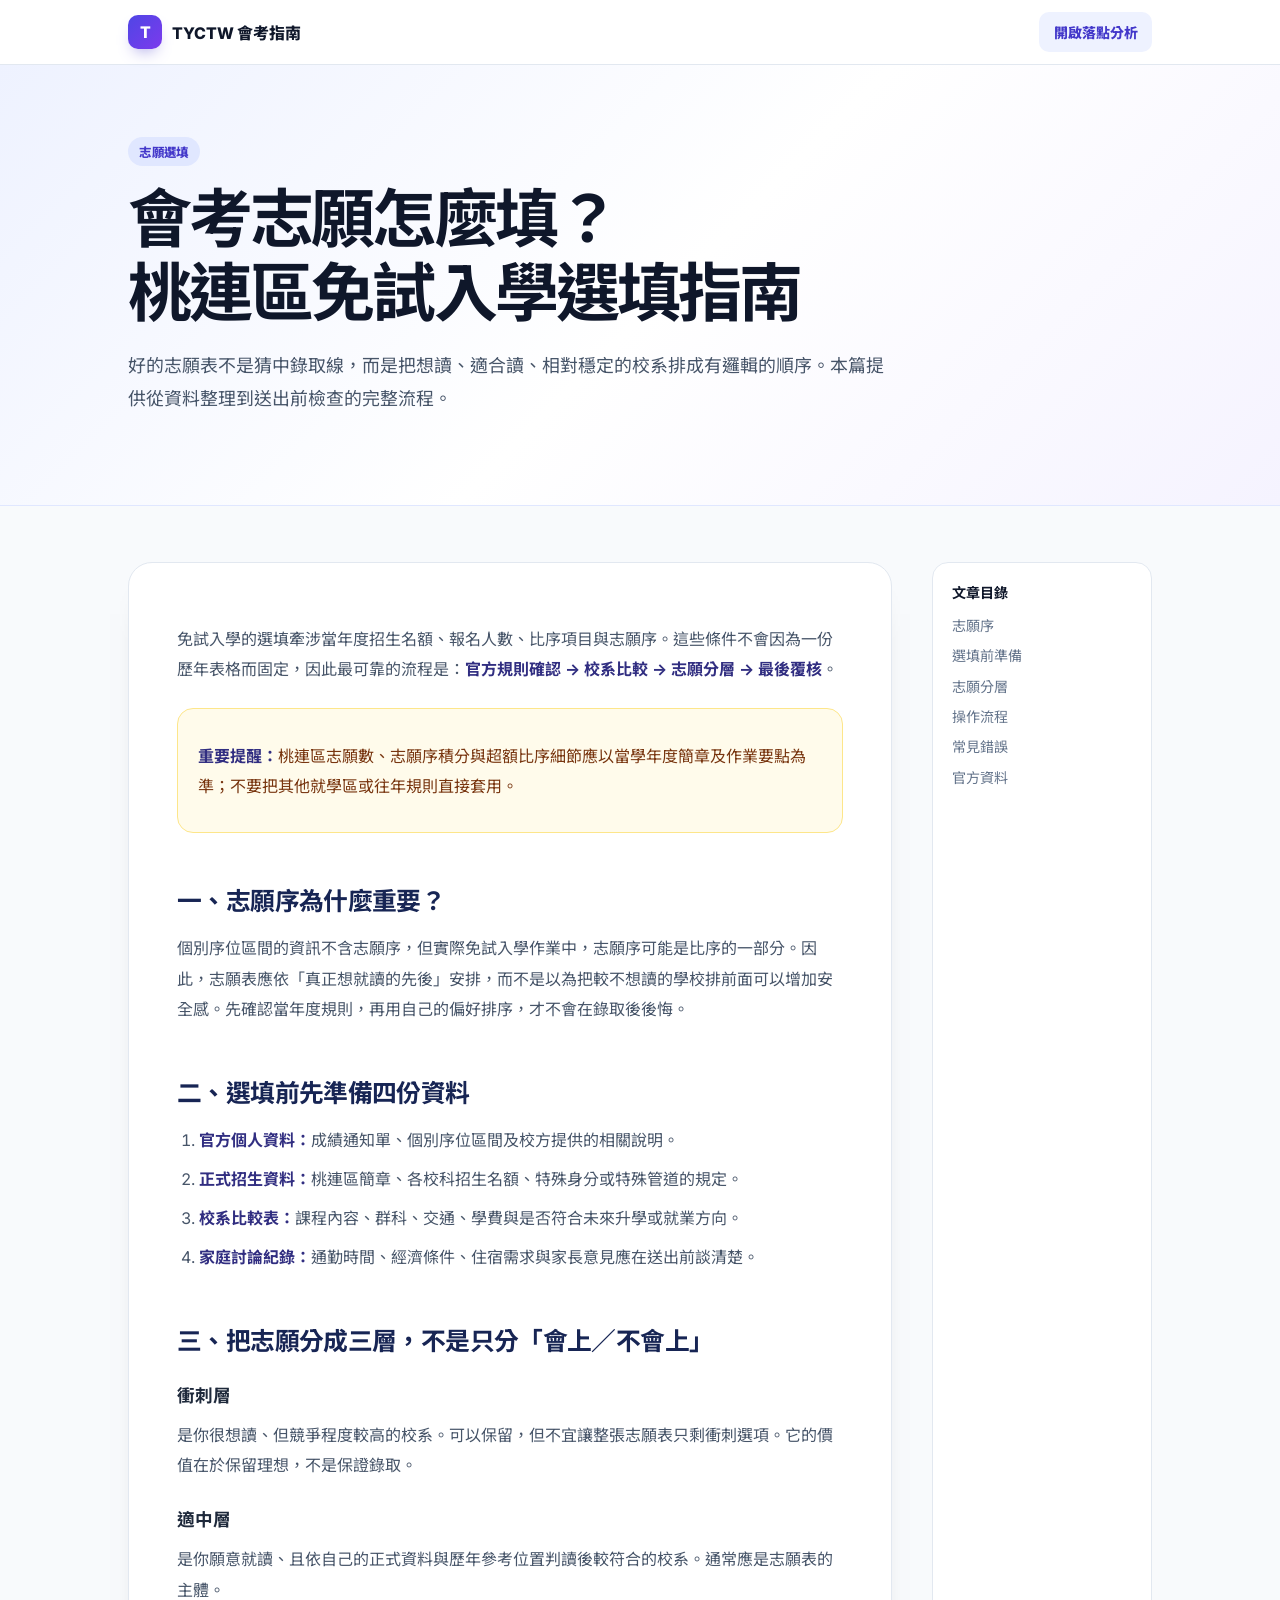
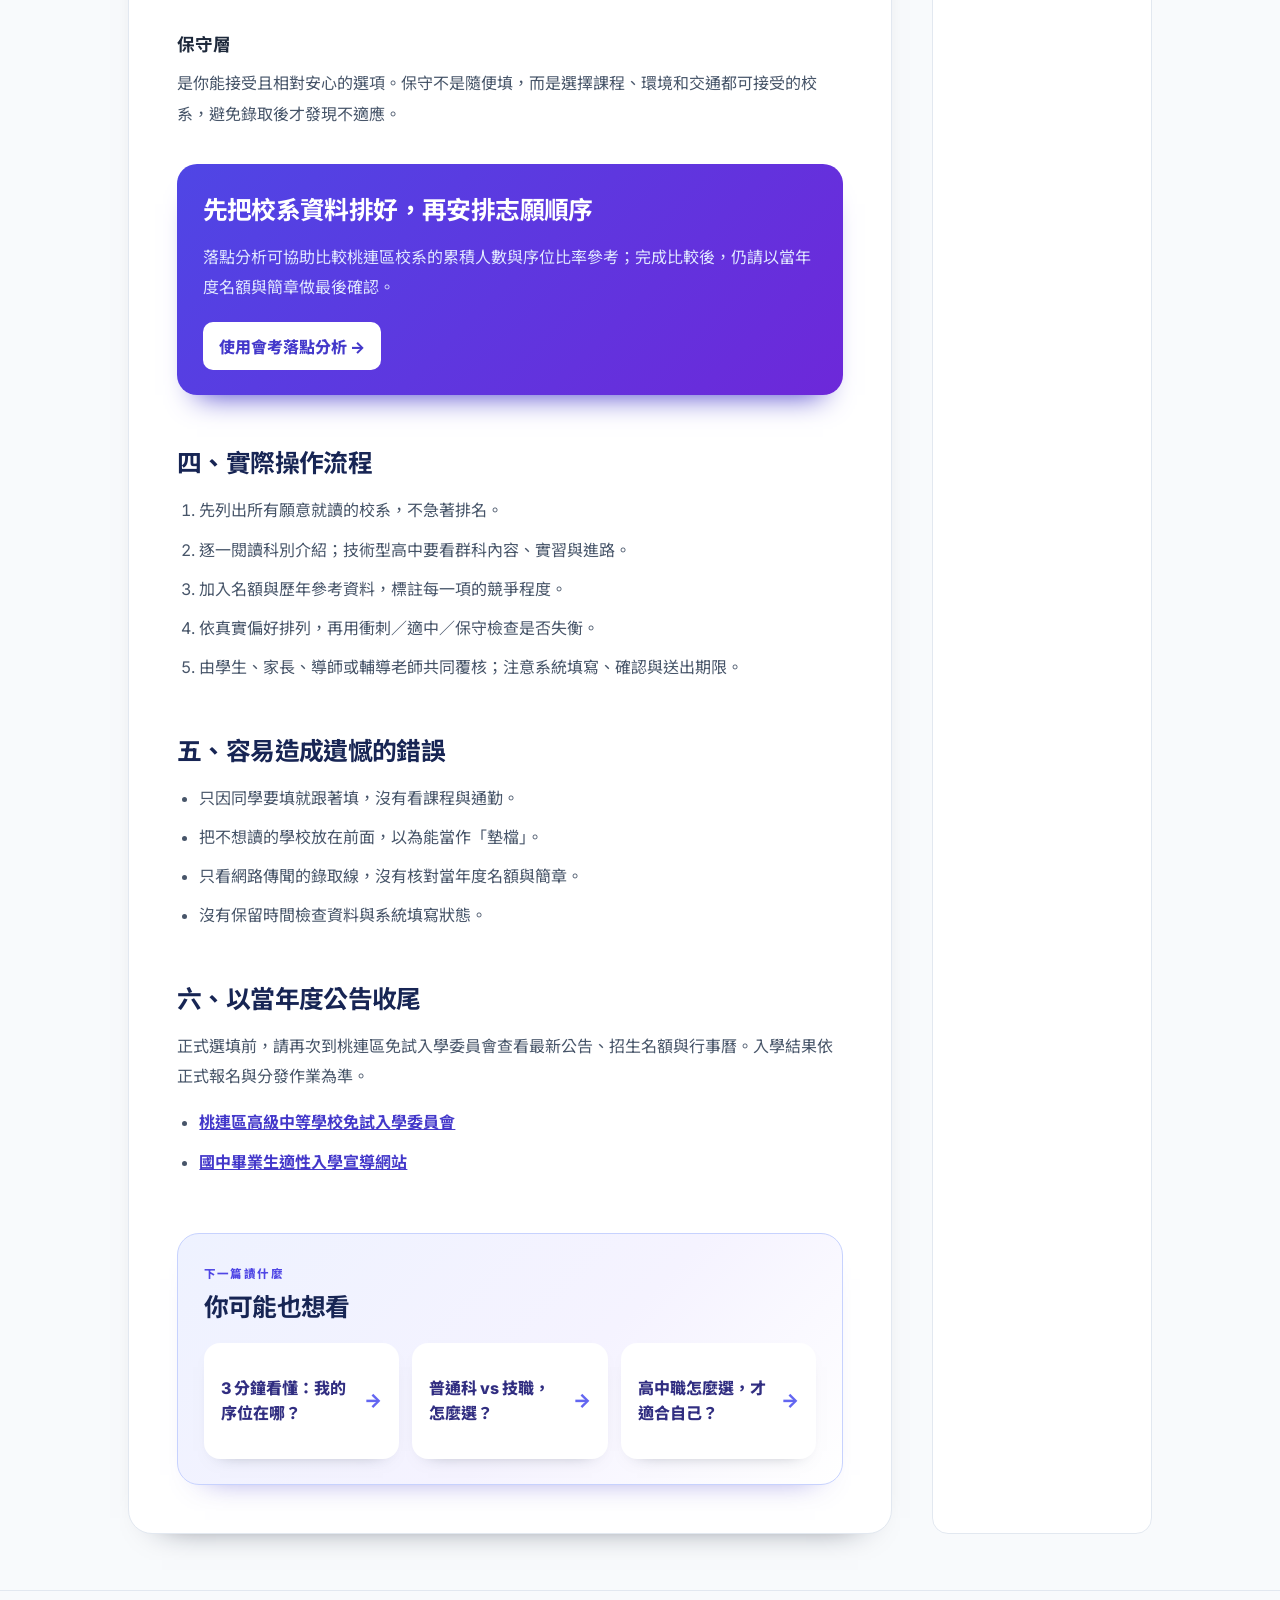
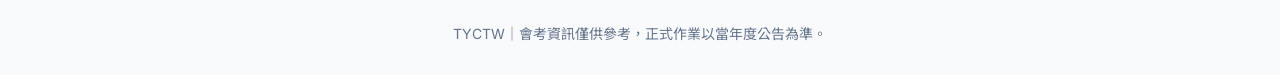
<file: admission-preference-guide.html>
<!doctype html>
<html lang="zh-TW">
<head>
<meta charset="utf-8">
<meta name="viewport" content="width=device-width,initial-scale=1">
<meta name="description" content="桃連區會考志願怎麼填？完整說明志願序、免試入學比序、志願分層與選填前檢核方法。">
<meta name="robots" content="index,follow">
<title>會考志願怎麼填？桃連區免試入學選填指南｜TYCTW</title>
<link rel="stylesheet" href="article-styles.css">
<link rel="preconnect" href="https://fonts.googleapis.com">
<link href="https://fonts.googleapis.com/css2?family=Inter:wght@400;600;700;800&family=Noto+Sans+TC:wght@400;500;700;800&display=swap" rel="stylesheet">
</head>
<body>
<header class="topbar">
<div class="topbar-inner">
<a class="brand" href="index.html">
<span class="brand-mark">T</span>TYCTW 會考指南</a>
<a class="tool-link" href="index.html">開啟落點分析</a>
</div>
</header>
<section class="hero">
<div class="page-width">
<span class="eyebrow">志願選填</span>
<h1>會考志願怎麼填？<br>桃連區免試入學選填指南</h1>
<p class="lead">好的志願表不是猜中錄取線，而是把想讀、適合讀、相對穩定的校系排成有邏輯的順序。本篇提供從資料整理到送出前檢查的完整流程。</p>
</div>
</section>
<main class="page-width layout">
<article class="article">
<p>免試入學的選填牽涉當年度招生名額、報名人數、比序項目與志願序。這些條件不會因為一份歷年表格而固定，因此最可靠的流程是：<strong>官方規則確認 → 校系比較 → 志願分層 → 最後覆核</strong>。</p>
<div class="note">
<p>
<strong>重要提醒：</strong>桃連區志願數、志願序積分與超額比序細節應以當學年度簡章及作業要點為準；不要把其他就學區或往年規則直接套用。</p>
</div>
<h2 id="sequence">一、志願序為什麼重要？</h2>
<p>個別序位區間的資訊不含志願序，但實際免試入學作業中，志願序可能是比序的一部分。因此，志願表應依「真正想就讀的先後」安排，而不是以為把較不想讀的學校排前面可以增加安全感。先確認當年度規則，再用自己的偏好排序，才不會在錄取後後悔。</p>
<h2 id="prepare">二、選填前先準備四份資料</h2>
<ol>
<li>
<strong>官方個人資料：</strong>成績通知單、個別序位區間及校方提供的相關說明。</li>
<li>
<strong>正式招生資料：</strong>桃連區簡章、各校科招生名額、特殊身分或特殊管道的規定。</li>
<li>
<strong>校系比較表：</strong>課程內容、群科、交通、學費與是否符合未來升學或就業方向。</li>
<li>
<strong>家庭討論紀錄：</strong>通勤時間、經濟條件、住宿需求與家長意見應在送出前談清楚。</li>
</ol>
<h2 id="layers">三、把志願分成三層，不是只分「會上／不會上」</h2>
<h3>衝刺層</h3>
<p>是你很想讀、但競爭程度較高的校系。可以保留，但不宜讓整張志願表只剩衝刺選項。它的價值在於保留理想，不是保證錄取。</p>
<h3>適中層</h3>
<p>是你願意就讀、且依自己的正式資料與歷年參考位置判讀後較符合的校系。通常應是志願表的主體。</p>
<h3>保守層</h3>
<p>是你能接受且相對安心的選項。保守不是隨便填，而是選擇課程、環境和交通都可接受的校系，避免錄取後才發現不適應。</p>
<section class="cta">
<h2>先把校系資料排好，再安排志願順序</h2>
<p>落點分析可協助比較桃連區校系的累積人數與序位比率參考；完成比較後，仍請以當年度名額與簡章做最後確認。</p>
<a href="index.html">使用會考落點分析 →</a>
</section>
<h2 id="workflow">四、實際操作流程</h2>
<ol>
<li>先列出所有願意就讀的校系，不急著排名。</li>
<li>逐一閱讀科別介紹；技術型高中要看群科內容、實習與進路。</li>
<li>加入名額與歷年參考資料，標註每一項的競爭程度。</li>
<li>依真實偏好排列，再用衝刺／適中／保守檢查是否失衡。</li>
<li>由學生、家長、導師或輔導老師共同覆核；注意系統填寫、確認與送出期限。</li>
</ol>
<h2 id="errors">五、容易造成遺憾的錯誤</h2>
<ul>
<li>只因同學要填就跟著填，沒有看課程與通勤。</li>
<li>把不想讀的學校放在前面，以為能當作「墊檔」。</li>
<li>只看網路傳聞的錄取線，沒有核對當年度名額與簡章。</li>
<li>沒有保留時間檢查資料與系統填寫狀態。</li>
</ul>
<h2 id="official">六、以當年度公告收尾</h2>
<p>正式選填前，請再次到桃連區免試入學委員會查看最新公告、招生名額與行事曆。入學結果依正式報名與分發作業為準。</p>
<ul class="official">
<li>
<a href="https://tyc.entry.edu.tw/" target="_blank" rel="noopener">桃連區高級中等學校免試入學委員會</a>
</li>
<li>
<a href="https://shs.k12ea.gov.tw/site/adapt-k12ea" target="_blank" rel="noopener">國中畢業生適性入學宣導網站</a>
</li>
</ul>
<section class="related-reading" aria-labelledby="related-title">
<h2 id="related-title">你可能也想看</h2>
<div class="related-links">
<a href="exam-rank-guide.html">3 分鐘看懂：我的序位在哪？</a>
<a href="general-vocational-guide.html">普通科 vs 技職，怎麼選？</a>
<a href="school-comparison-guide.html">高中職怎麼選，才適合自己？</a>
</div>
</section>
</article>
<aside class="toc">
<b>文章目錄</b>
<a href="#sequence">志願序</a>
<a href="#prepare">選填前準備</a>
<a href="#layers">志願分層</a>
<a href="#workflow">操作流程</a>
<a href="#errors">常見錯誤</a>
<a href="#official">官方資料</a>
</aside>
</main>
<footer class="footer">TYCTW｜會考資訊僅供參考，正式作業以當年度公告為準。</footer>
</body>
</html>
</file>
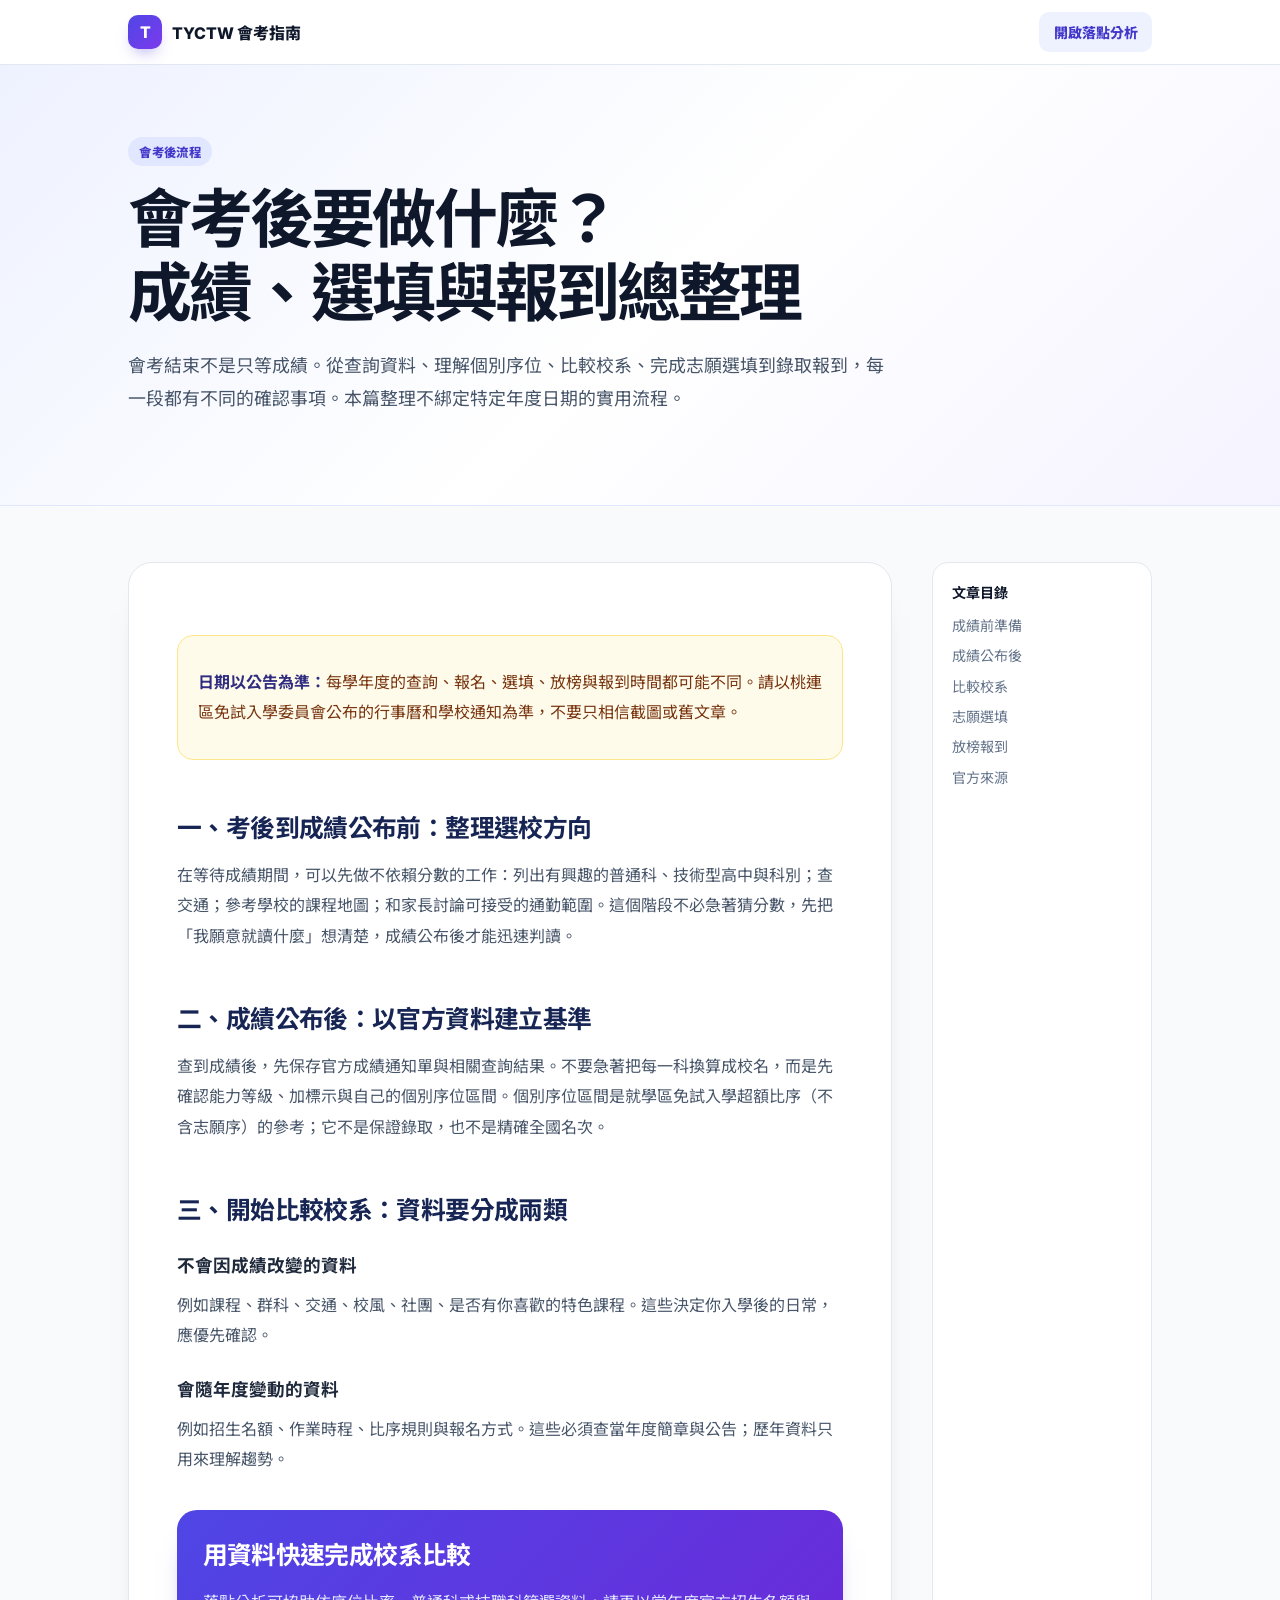
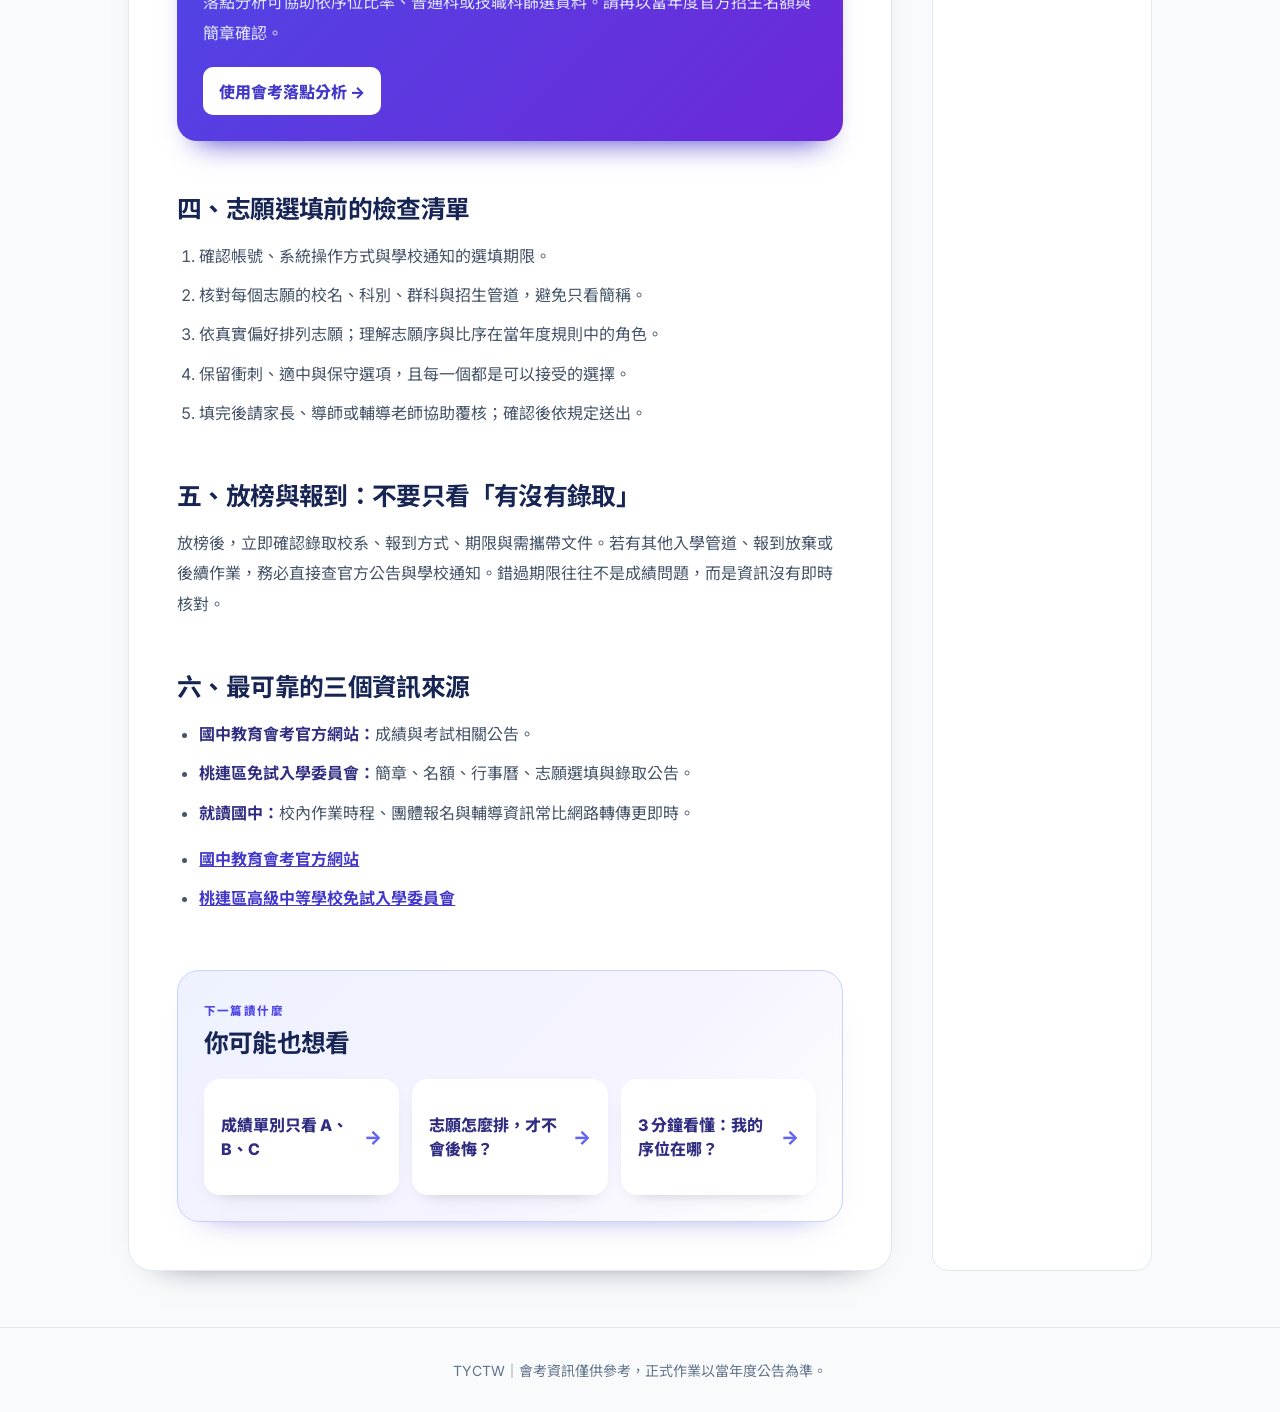
<file: admission-timeline-guide.html>
<!doctype html>
<html lang="zh-TW">
<head>
<meta charset="utf-8">
<meta name="viewport" content="width=device-width,initial-scale=1">
<meta name="description" content="會考後有哪些重要流程？認識成績、序位查詢、免試入學、志願選填與報到的準備重點。">
<meta name="robots" content="index,follow">
<title>會考後流程總整理：成績、選填、免試入學與報到｜TYCTW</title>
<link rel="stylesheet" href="article-styles.css">
<link rel="preconnect" href="https://fonts.googleapis.com">
<link href="https://fonts.googleapis.com/css2?family=Inter:wght@400;600;700;800&family=Noto+Sans+TC:wght@400;500;700;800&display=swap" rel="stylesheet">
</head>
<body>
<header class="topbar">
<div class="topbar-inner">
<a class="brand" href="index.html">
<span class="brand-mark">T</span>TYCTW 會考指南</a>
<a class="tool-link" href="index.html">開啟落點分析</a>
</div>
</header>
<section class="hero">
<div class="page-width">
<span class="eyebrow">會考後流程</span>
<h1>會考後要做什麼？<br>成績、選填與報到總整理</h1>
<p class="lead">會考結束不是只等成績。從查詢資料、理解個別序位、比較校系、完成志願選填到錄取報到，每一段都有不同的確認事項。本篇整理不綁定特定年度日期的實用流程。</p>
</div>
</section>
<main class="page-width layout">
<article class="article">
<div class="note">
<p>
<strong>日期以公告為準：</strong>每學年度的查詢、報名、選填、放榜與報到時間都可能不同。請以桃連區免試入學委員會公布的行事曆和學校通知為準，不要只相信截圖或舊文章。</p>
</div>
<h2 id="after">一、考後到成績公布前：整理選校方向</h2>
<p>在等待成績期間，可以先做不依賴分數的工作：列出有興趣的普通科、技術型高中與科別；查交通；參考學校的課程地圖；和家長討論可接受的通勤範圍。這個階段不必急著猜分數，先把「我願意就讀什麼」想清楚，成績公布後才能迅速判讀。</p>
<h2 id="score">二、成績公布後：以官方資料建立基準</h2>
<p>查到成績後，先保存官方成績通知單與相關查詢結果。不要急著把每一科換算成校名，而是先確認能力等級、加標示與自己的個別序位區間。個別序位區間是就學區免試入學超額比序（不含志願序）的參考；它不是保證錄取，也不是精確全國名次。</p>
<h2 id="compare">三、開始比較校系：資料要分成兩類</h2>
<h3>不會因成績改變的資料</h3>
<p>例如課程、群科、交通、校風、社團、是否有你喜歡的特色課程。這些決定你入學後的日常，應優先確認。</p>
<h3>會隨年度變動的資料</h3>
<p>例如招生名額、作業時程、比序規則與報名方式。這些必須查當年度簡章與公告；歷年資料只用來理解趨勢。</p>
<section class="cta">
<h2>用資料快速完成校系比較</h2>
<p>落點分析可協助依序位比率、普通科或技職科篩選資料。請再以當年度官方招生名額與簡章確認。</p>
<a href="index.html">使用會考落點分析 →</a>
</section>
<h2 id="fill">四、志願選填前的檢查清單</h2>
<ol>
<li>確認帳號、系統操作方式與學校通知的選填期限。</li>
<li>核對每個志願的校名、科別、群科與招生管道，避免只看簡稱。</li>
<li>依真實偏好排列志願；理解志願序與比序在當年度規則中的角色。</li>
<li>保留衝刺、適中與保守選項，且每一個都是可以接受的選擇。</li>
<li>填完後請家長、導師或輔導老師協助覆核；確認後依規定送出。</li>
</ol>
<h2 id="result">五、放榜與報到：不要只看「有沒有錄取」</h2>
<p>放榜後，立即確認錄取校系、報到方式、期限與需攜帶文件。若有其他入學管道、報到放棄或後續作業，務必直接查官方公告與學校通知。錯過期限往往不是成績問題，而是資訊沒有即時核對。</p>
<h2 id="official">六、最可靠的三個資訊來源</h2>
<ul>
<li>
<strong>國中教育會考官方網站：</strong>成績與考試相關公告。</li>
<li>
<strong>桃連區免試入學委員會：</strong>簡章、名額、行事曆、志願選填與錄取公告。</li>
<li>
<strong>就讀國中：</strong>校內作業時程、團體報名與輔導資訊常比網路轉傳更即時。</li>
</ul>
<ul class="official">
<li>
<a href="https://cap.rcpet.edu.tw/" target="_blank" rel="noopener">國中教育會考官方網站</a>
</li>
<li>
<a href="https://tyc.entry.edu.tw/" target="_blank" rel="noopener">桃連區高級中等學校免試入學委員會</a>
</li>
</ul>
<section class="related-reading" aria-labelledby="related-title">
<h2 id="related-title">你可能也想看</h2>
<div class="related-links">
<a href="exam-score-guide.html">成績單別只看 A、B、C</a>
<a href="admission-preference-guide.html">志願怎麼排，才不會後悔？</a>
<a href="exam-rank-guide.html">3 分鐘看懂：我的序位在哪？</a>
</div>
</section>
</article>
<aside class="toc">
<b>文章目錄</b>
<a href="#after">成績前準備</a>
<a href="#score">成績公布後</a>
<a href="#compare">比較校系</a>
<a href="#fill">志願選填</a>
<a href="#result">放榜報到</a>
<a href="#official">官方來源</a>
</aside>
</main>
<footer class="footer">TYCTW｜會考資訊僅供參考，正式作業以當年度公告為準。</footer>
</body>
</html>
</file>
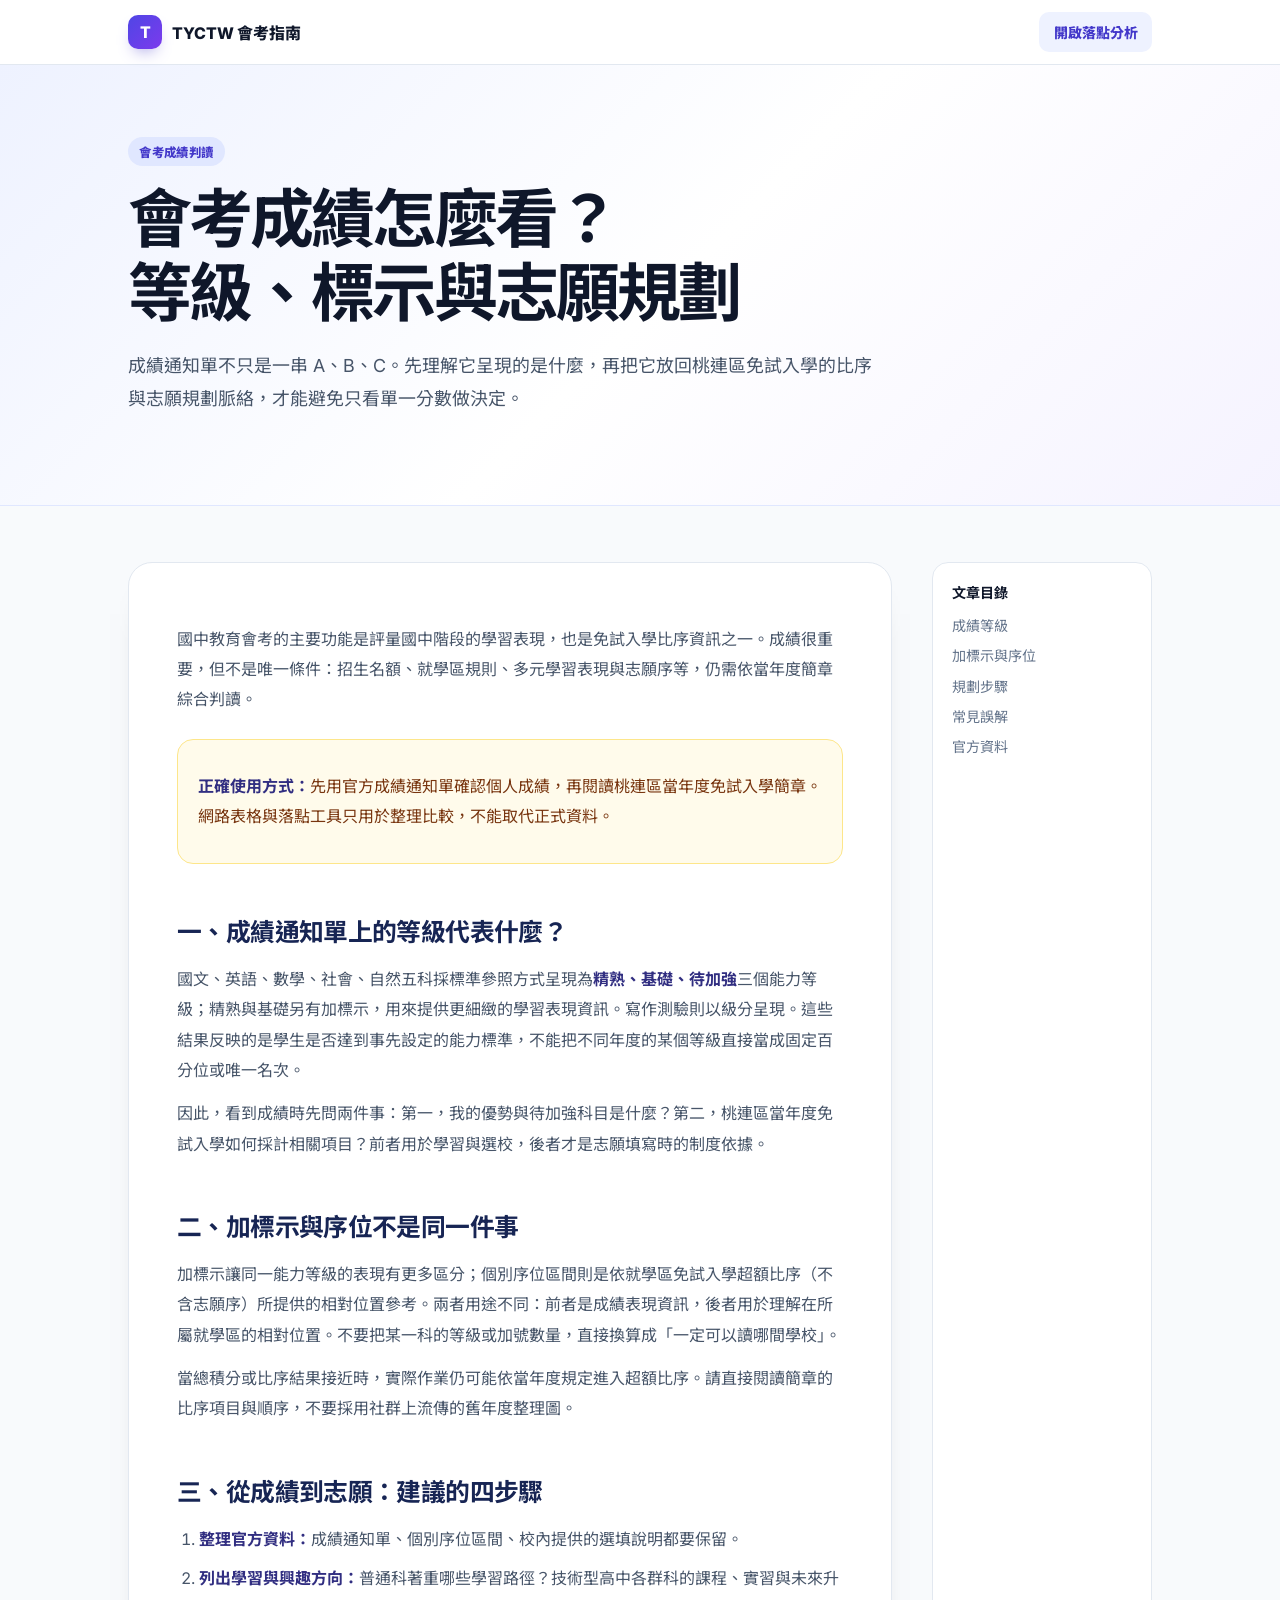
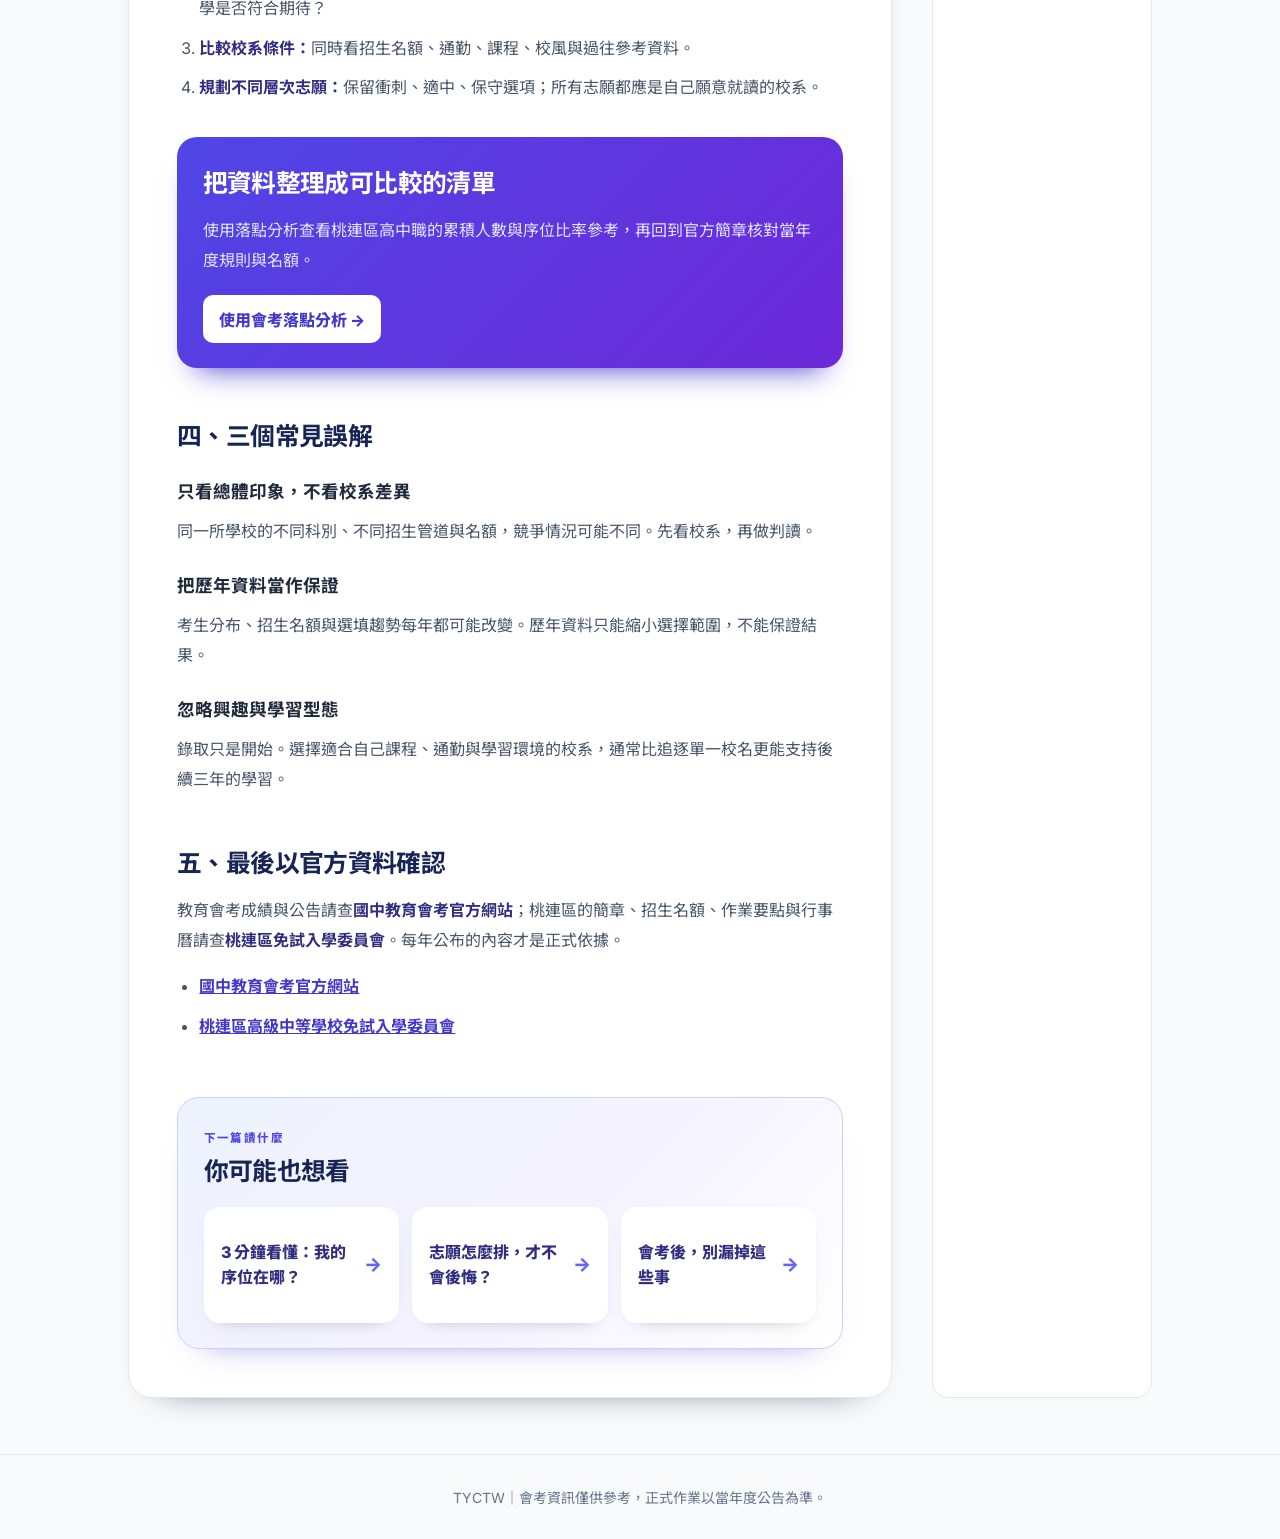
<file: exam-score-guide.html>
<!doctype html>
<html lang="zh-TW">
<head>
<meta charset="utf-8">
<meta name="viewport" content="width=device-width,initial-scale=1">
<meta name="description" content="國中教育會考成績怎麼看？認識等級、標示、寫作測驗，以及如何把成績轉成高中職志願規劃。">
<meta name="robots" content="index,follow">
<title>會考成績怎麼看？等級、標示與志願規劃｜TYCTW</title>
<link rel="stylesheet" href="article-styles.css">
<link rel="preconnect" href="https://fonts.googleapis.com">
<link href="https://fonts.googleapis.com/css2?family=Inter:wght@400;600;700;800&family=Noto+Sans+TC:wght@400;500;700;800&display=swap" rel="stylesheet">
</head>
<body>
<header class="topbar">
<div class="topbar-inner">
<a class="brand" href="index.html">
<span class="brand-mark">T</span>TYCTW 會考指南</a>
<a class="tool-link" href="index.html">開啟落點分析</a>
</div>
</header>
<section class="hero">
<div class="page-width">
<span class="eyebrow">會考成績判讀</span>
<h1>會考成績怎麼看？<br>等級、標示與志願規劃</h1>
<p class="lead">成績通知單不只是一串 A、B、C。先理解它呈現的是什麼，再把它放回桃連區免試入學的比序與志願規劃脈絡，才能避免只看單一分數做決定。</p>
</div>
</section>
<main class="page-width layout">
<article class="article">
<p>國中教育會考的主要功能是評量國中階段的學習表現，也是免試入學比序資訊之一。成績很重要，但不是唯一條件：招生名額、就學區規則、多元學習表現與志願序等，仍需依當年度簡章綜合判讀。</p>
<div class="note">
<p>
<strong>正確使用方式：</strong>先用官方成績通知單確認個人成績，再閱讀桃連區當年度免試入學簡章。網路表格與落點工具只用於整理比較，不能取代正式資料。</p>
</div>
<h2 id="levels">一、成績通知單上的等級代表什麼？</h2>
<p>國文、英語、數學、社會、自然五科採標準參照方式呈現為<strong>精熟、基礎、待加強</strong>三個能力等級；精熟與基礎另有加標示，用來提供更細緻的學習表現資訊。寫作測驗則以級分呈現。這些結果反映的是學生是否達到事先設定的能力標準，不能把不同年度的某個等級直接當成固定百分位或唯一名次。</p>
<p>因此，看到成績時先問兩件事：第一，我的優勢與待加強科目是什麼？第二，桃連區當年度免試入學如何採計相關項目？前者用於學習與選校，後者才是志願填寫時的制度依據。</p>
<h2 id="marks">二、加標示與序位不是同一件事</h2>
<p>加標示讓同一能力等級的表現有更多區分；個別序位區間則是依就學區免試入學超額比序（不含志願序）所提供的相對位置參考。兩者用途不同：前者是成績表現資訊，後者用於理解在所屬就學區的相對位置。不要把某一科的等級或加號數量，直接換算成「一定可以讀哪間學校」。</p>
<p>當總積分或比序結果接近時，實際作業仍可能依當年度規定進入超額比序。請直接閱讀簡章的比序項目與順序，不要採用社群上流傳的舊年度整理圖。</p>
<h2 id="plan">三、從成績到志願：建議的四步驟</h2>
<ol>
<li>
<strong>整理官方資料：</strong>成績通知單、個別序位區間、校內提供的選填說明都要保留。</li>
<li>
<strong>列出學習與興趣方向：</strong>普通科著重哪些學習路徑？技術型高中各群科的課程、實習與未來升學是否符合期待？</li>
<li>
<strong>比較校系條件：</strong>同時看招生名額、通勤、課程、校風與過往參考資料。</li>
<li>
<strong>規劃不同層次志願：</strong>保留衝刺、適中、保守選項；所有志願都應是自己願意就讀的校系。</li>
</ol>
<section class="cta">
<h2>把資料整理成可比較的清單</h2>
<p>使用落點分析查看桃連區高中職的累積人數與序位比率參考，再回到官方簡章核對當年度規則與名額。</p>
<a href="index.html">使用會考落點分析 →</a>
</section>
<h2 id="mistakes">四、三個常見誤解</h2>
<h3>只看總體印象，不看校系差異</h3>
<p>同一所學校的不同科別、不同招生管道與名額，競爭情況可能不同。先看校系，再做判讀。</p>
<h3>把歷年資料當作保證</h3>
<p>考生分布、招生名額與選填趨勢每年都可能改變。歷年資料只能縮小選擇範圍，不能保證結果。</p>
<h3>忽略興趣與學習型態</h3>
<p>錄取只是開始。選擇適合自己課程、通勤與學習環境的校系，通常比追逐單一校名更能支持後續三年的學習。</p>
<h2 id="official">五、最後以官方資料確認</h2>
<p>教育會考成績與公告請查<strong>國中教育會考官方網站</strong>；桃連區的簡章、招生名額、作業要點與行事曆請查<strong>桃連區免試入學委員會</strong>。每年公布的內容才是正式依據。</p>
<ul class="official">
<li>
<a href="https://cap.rcpet.edu.tw/" target="_blank" rel="noopener">國中教育會考官方網站</a>
</li>
<li>
<a href="https://tyc.entry.edu.tw/" target="_blank" rel="noopener">桃連區高級中等學校免試入學委員會</a>
</li>
</ul>
<section class="related-reading" aria-labelledby="related-title">
<h2 id="related-title">你可能也想看</h2>
<div class="related-links">
<a href="exam-rank-guide.html">3 分鐘看懂：我的序位在哪？</a>
<a href="admission-preference-guide.html">志願怎麼排，才不會後悔？</a>
<a href="admission-timeline-guide.html">會考後，別漏掉這些事</a>
</div>
</section>
</article>
<aside class="toc">
<b>文章目錄</b>
<a href="#levels">成績等級</a>
<a href="#marks">加標示與序位</a>
<a href="#plan">規劃步驟</a>
<a href="#mistakes">常見誤解</a>
<a href="#official">官方資料</a>
</aside>
</main>
<footer class="footer">TYCTW｜會考資訊僅供參考，正式作業以當年度公告為準。</footer>
</body>
</html>
</file>
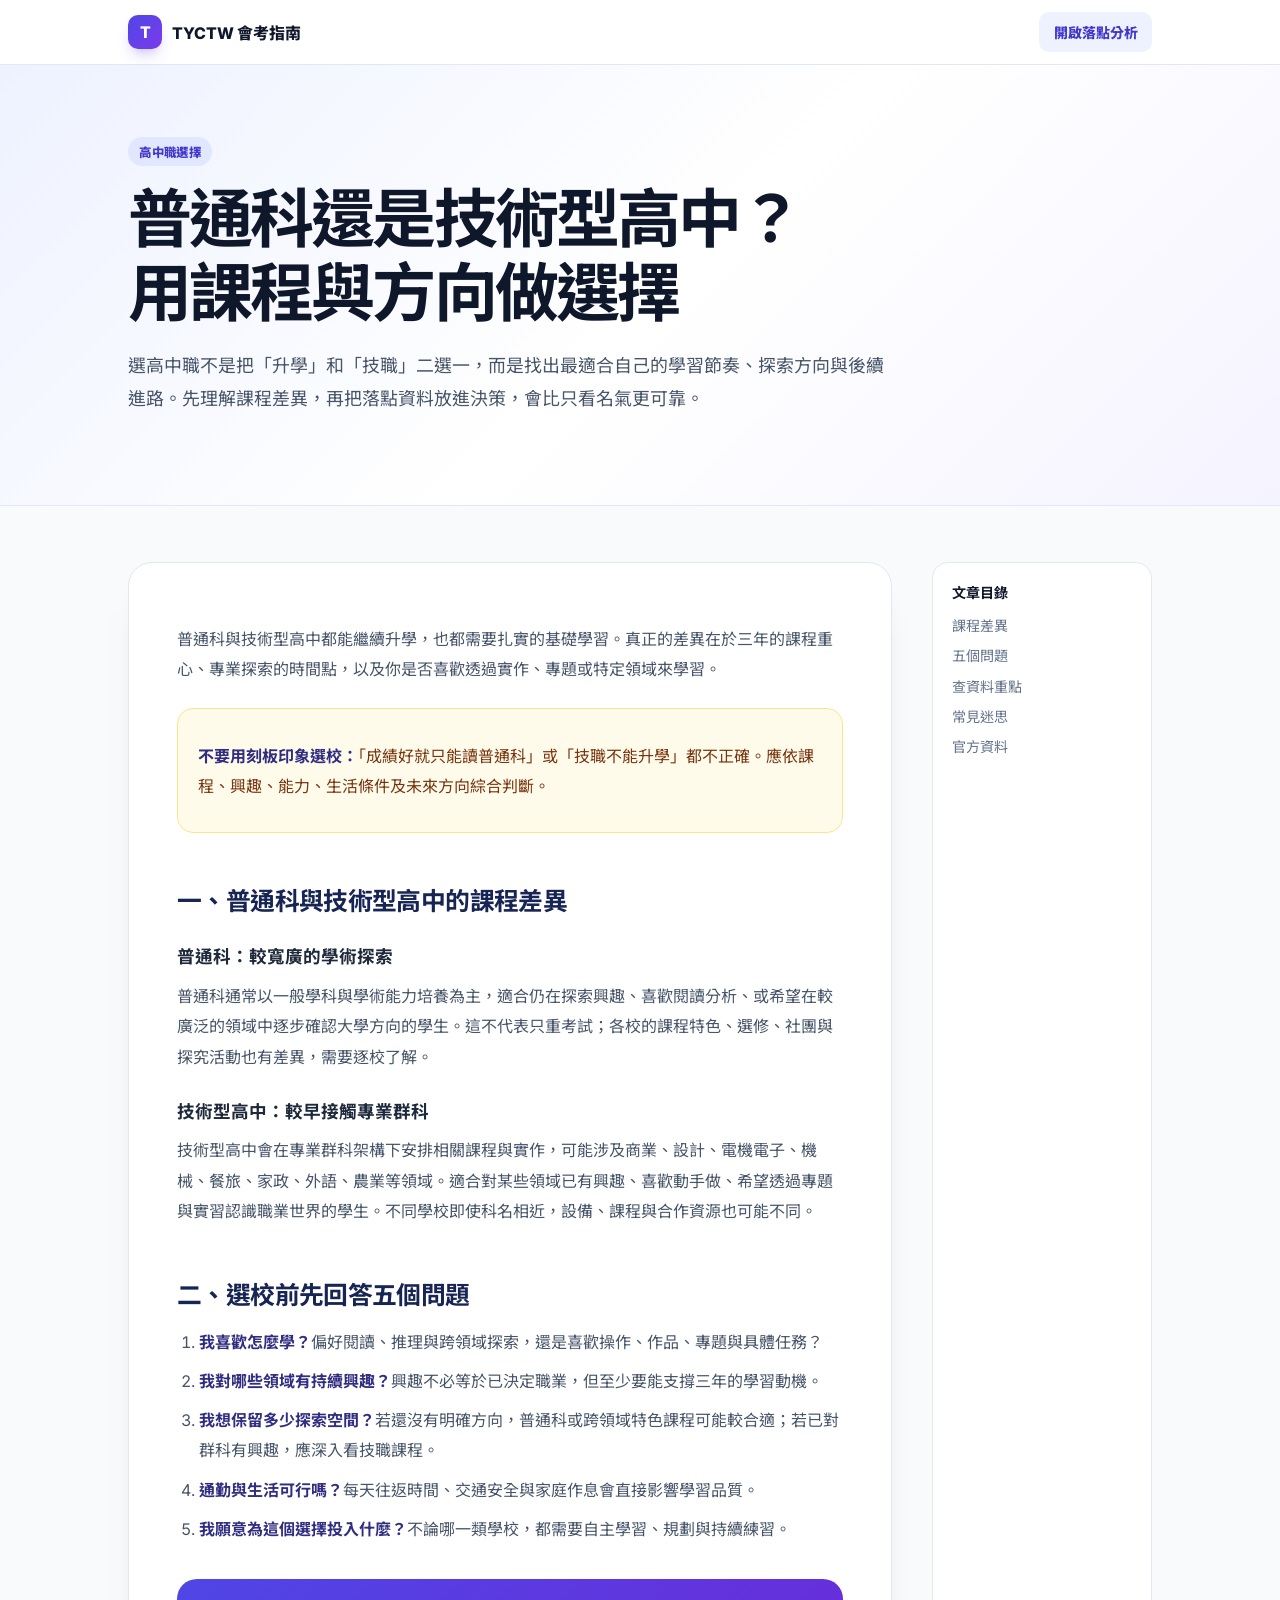
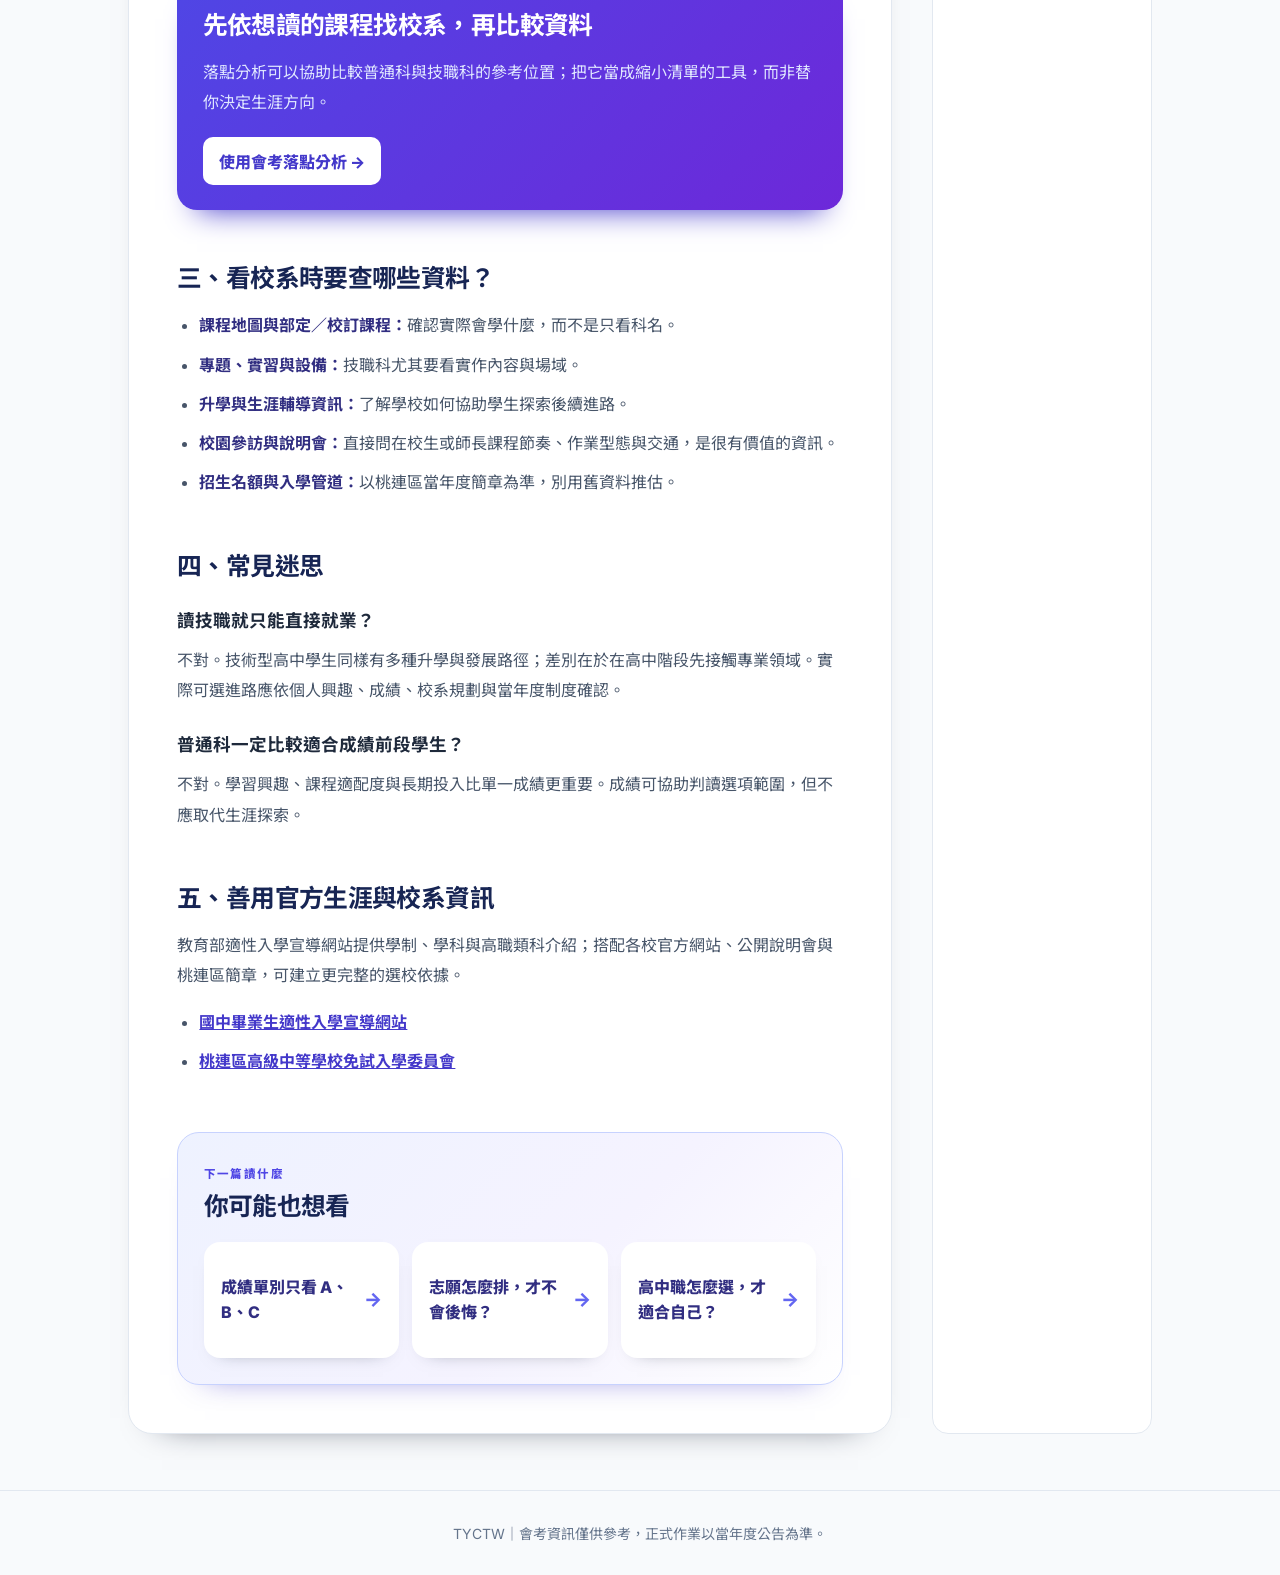
<file: general-vocational-guide.html>
<!doctype html>
<html lang="zh-TW">
<head>
<meta charset="utf-8">
<meta name="viewport" content="width=device-width,initial-scale=1">
<meta name="description" content="普通科與技術型高中怎麼選？從課程、學習方式、升學進路、群科探索與通勤條件做完整比較。">
<meta name="robots" content="index,follow">
<title>普通科還是技術型高中？高中職選校完整指南｜TYCTW</title>
<link rel="stylesheet" href="article-styles.css">
<link rel="preconnect" href="https://fonts.googleapis.com">
<link href="https://fonts.googleapis.com/css2?family=Inter:wght@400;600;700;800&family=Noto+Sans+TC:wght@400;500;700;800&display=swap" rel="stylesheet">
</head>
<body>
<header class="topbar">
<div class="topbar-inner">
<a class="brand" href="index.html">
<span class="brand-mark">T</span>TYCTW 會考指南</a>
<a class="tool-link" href="index.html">開啟落點分析</a>
</div>
</header>
<section class="hero">
<div class="page-width">
<span class="eyebrow">高中職選擇</span>
<h1>普通科還是技術型高中？<br>用課程與方向做選擇</h1>
<p class="lead">選高中職不是把「升學」和「技職」二選一，而是找出最適合自己的學習節奏、探索方向與後續進路。先理解課程差異，再把落點資料放進決策，會比只看名氣更可靠。</p>
</div>
</section>
<main class="page-width layout">
<article class="article">
<p>普通科與技術型高中都能繼續升學，也都需要扎實的基礎學習。真正的差異在於三年的課程重心、專業探索的時間點，以及你是否喜歡透過實作、專題或特定領域來學習。</p>
<div class="note">
<p>
<strong>不要用刻板印象選校：</strong>「成績好就只能讀普通科」或「技職不能升學」都不正確。應依課程、興趣、能力、生活條件及未來方向綜合判斷。</p>
</div>
<h2 id="difference">一、普通科與技術型高中的課程差異</h2>
<h3>普通科：較寬廣的學術探索</h3>
<p>普通科通常以一般學科與學術能力培養為主，適合仍在探索興趣、喜歡閱讀分析、或希望在較廣泛的領域中逐步確認大學方向的學生。這不代表只重考試；各校的課程特色、選修、社團與探究活動也有差異，需要逐校了解。</p>
<h3>技術型高中：較早接觸專業群科</h3>
<p>技術型高中會在專業群科架構下安排相關課程與實作，可能涉及商業、設計、電機電子、機械、餐旅、家政、外語、農業等領域。適合對某些領域已有興趣、喜歡動手做、希望透過專題與實習認識職業世界的學生。不同學校即使科名相近，設備、課程與合作資源也可能不同。</p>
<h2 id="questions">二、選校前先回答五個問題</h2>
<ol>
<li>
<strong>我喜歡怎麼學？</strong>偏好閱讀、推理與跨領域探索，還是喜歡操作、作品、專題與具體任務？</li>
<li>
<strong>我對哪些領域有持續興趣？</strong>興趣不必等於已決定職業，但至少要能支撐三年的學習動機。</li>
<li>
<strong>我想保留多少探索空間？</strong>若還沒有明確方向，普通科或跨領域特色課程可能較合適；若已對群科有興趣，應深入看技職課程。</li>
<li>
<strong>通勤與生活可行嗎？</strong>每天往返時間、交通安全與家庭作息會直接影響學習品質。</li>
<li>
<strong>我願意為這個選擇投入什麼？</strong>不論哪一類學校，都需要自主學習、規劃與持續練習。</li>
</ol>
<section class="cta">
<h2>先依想讀的課程找校系，再比較資料</h2>
<p>落點分析可以協助比較普通科與技職科的參考位置；把它當成縮小清單的工具，而非替你決定生涯方向。</p>
<a href="index.html">使用會考落點分析 →</a>
</section>
<h2 id="research">三、看校系時要查哪些資料？</h2>
<ul>
<li>
<strong>課程地圖與部定／校訂課程：</strong>確認實際會學什麼，而不是只看科名。</li>
<li>
<strong>專題、實習與設備：</strong>技職科尤其要看實作內容與場域。</li>
<li>
<strong>升學與生涯輔導資訊：</strong>了解學校如何協助學生探索後續進路。</li>
<li>
<strong>校園參訪與說明會：</strong>直接問在校生或師長課程節奏、作業型態與交通，是很有價值的資訊。</li>
<li>
<strong>招生名額與入學管道：</strong>以桃連區當年度簡章為準，別用舊資料推估。</li>
</ul>
<h2 id="myths">四、常見迷思</h2>
<h3>讀技職就只能直接就業？</h3>
<p>不對。技術型高中學生同樣有多種升學與發展路徑；差別在於在高中階段先接觸專業領域。實際可選進路應依個人興趣、成績、校系規劃與當年度制度確認。</p>
<h3>普通科一定比較適合成績前段學生？</h3>
<p>不對。學習興趣、課程適配度與長期投入比單一成績更重要。成績可協助判讀選項範圍，但不應取代生涯探索。</p>
<h2 id="official">五、善用官方生涯與校系資訊</h2>
<p>教育部適性入學宣導網站提供學制、學科與高職類科介紹；搭配各校官方網站、公開說明會與桃連區簡章，可建立更完整的選校依據。</p>
<ul class="official">
<li>
<a href="https://shs.k12ea.gov.tw/site/adapt-k12ea" target="_blank" rel="noopener">國中畢業生適性入學宣導網站</a>
</li>
<li>
<a href="https://tyc.entry.edu.tw/" target="_blank" rel="noopener">桃連區高級中等學校免試入學委員會</a>
</li>
</ul>
<section class="related-reading" aria-labelledby="related-title">
<h2 id="related-title">你可能也想看</h2>
<div class="related-links">
<a href="exam-score-guide.html">成績單別只看 A、B、C</a>
<a href="admission-preference-guide.html">志願怎麼排，才不會後悔？</a>
<a href="school-comparison-guide.html">高中職怎麼選，才適合自己？</a>
</div>
</section>
</article>
<aside class="toc">
<b>文章目錄</b>
<a href="#difference">課程差異</a>
<a href="#questions">五個問題</a>
<a href="#research">查資料重點</a>
<a href="#myths">常見迷思</a>
<a href="#official">官方資料</a>
</aside>
</main>
<footer class="footer">TYCTW｜會考資訊僅供參考，正式作業以當年度公告為準。</footer>
</body>
</html>
</file>
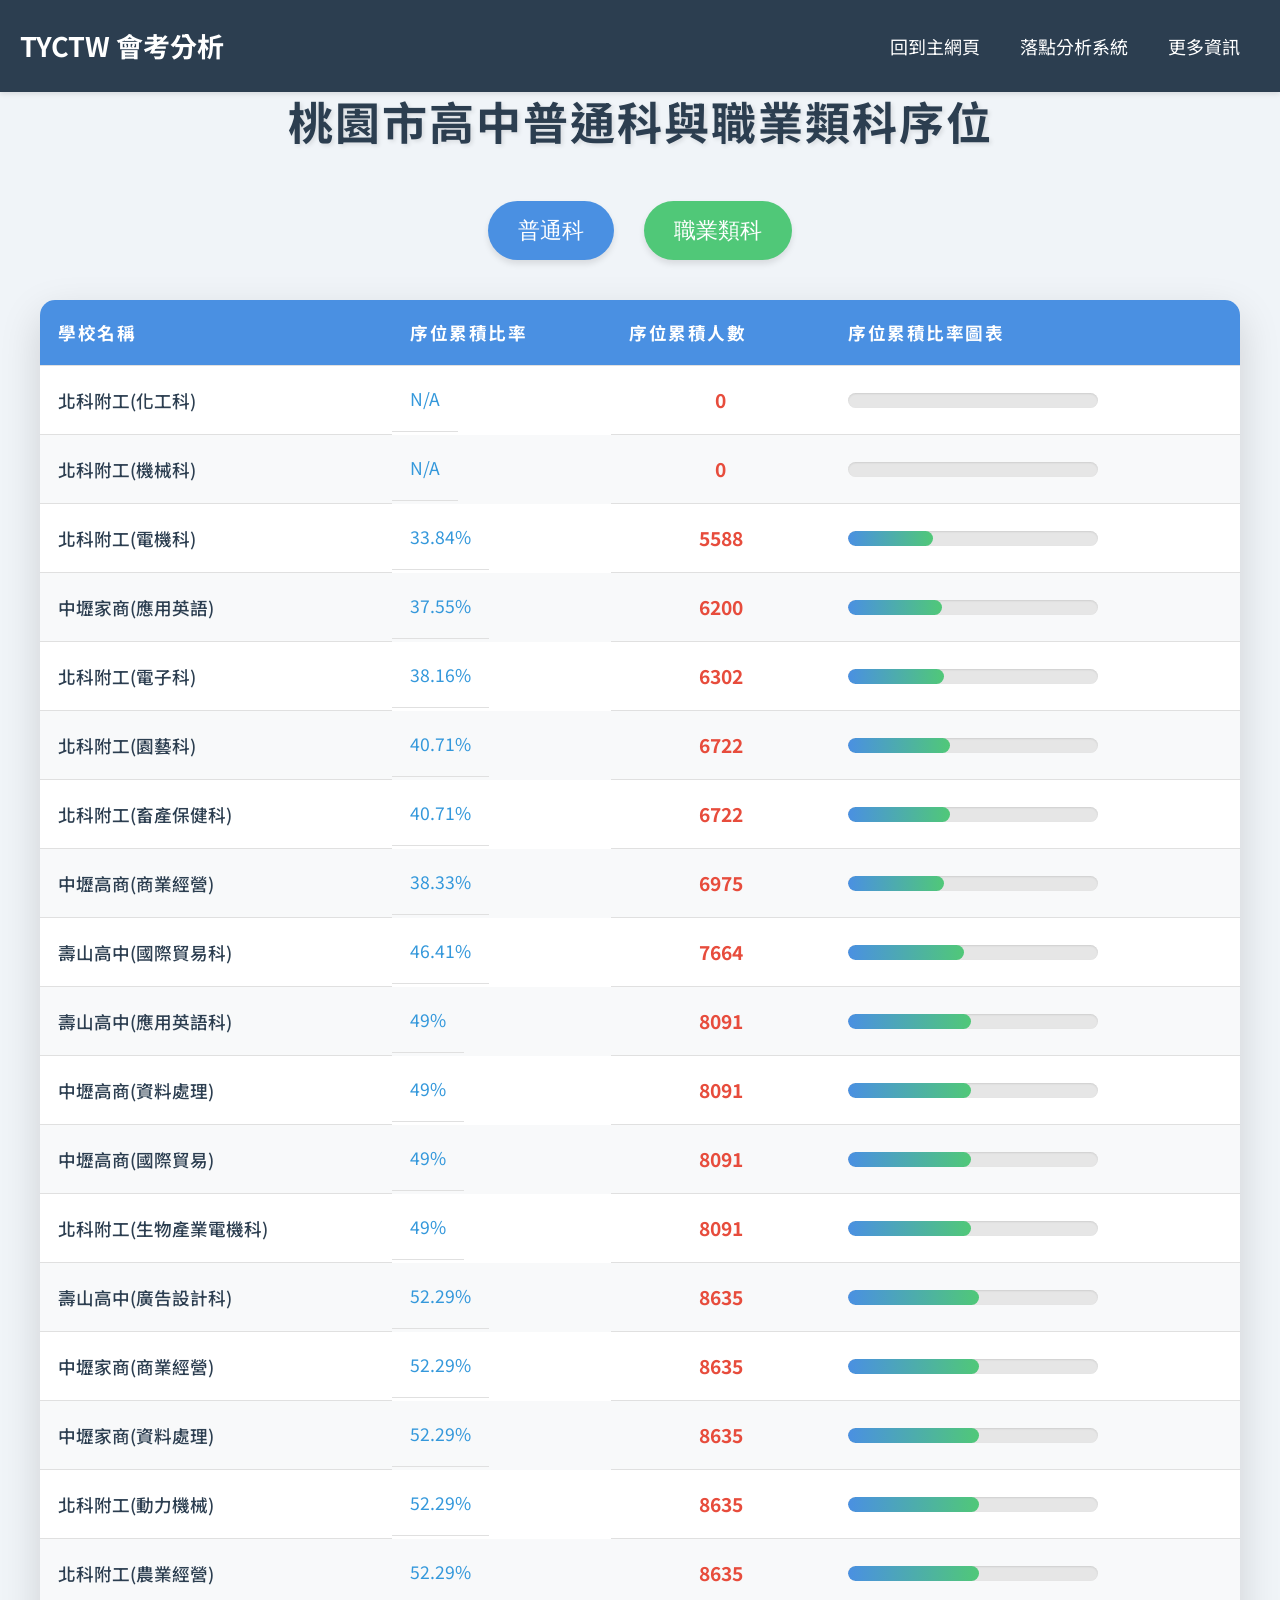
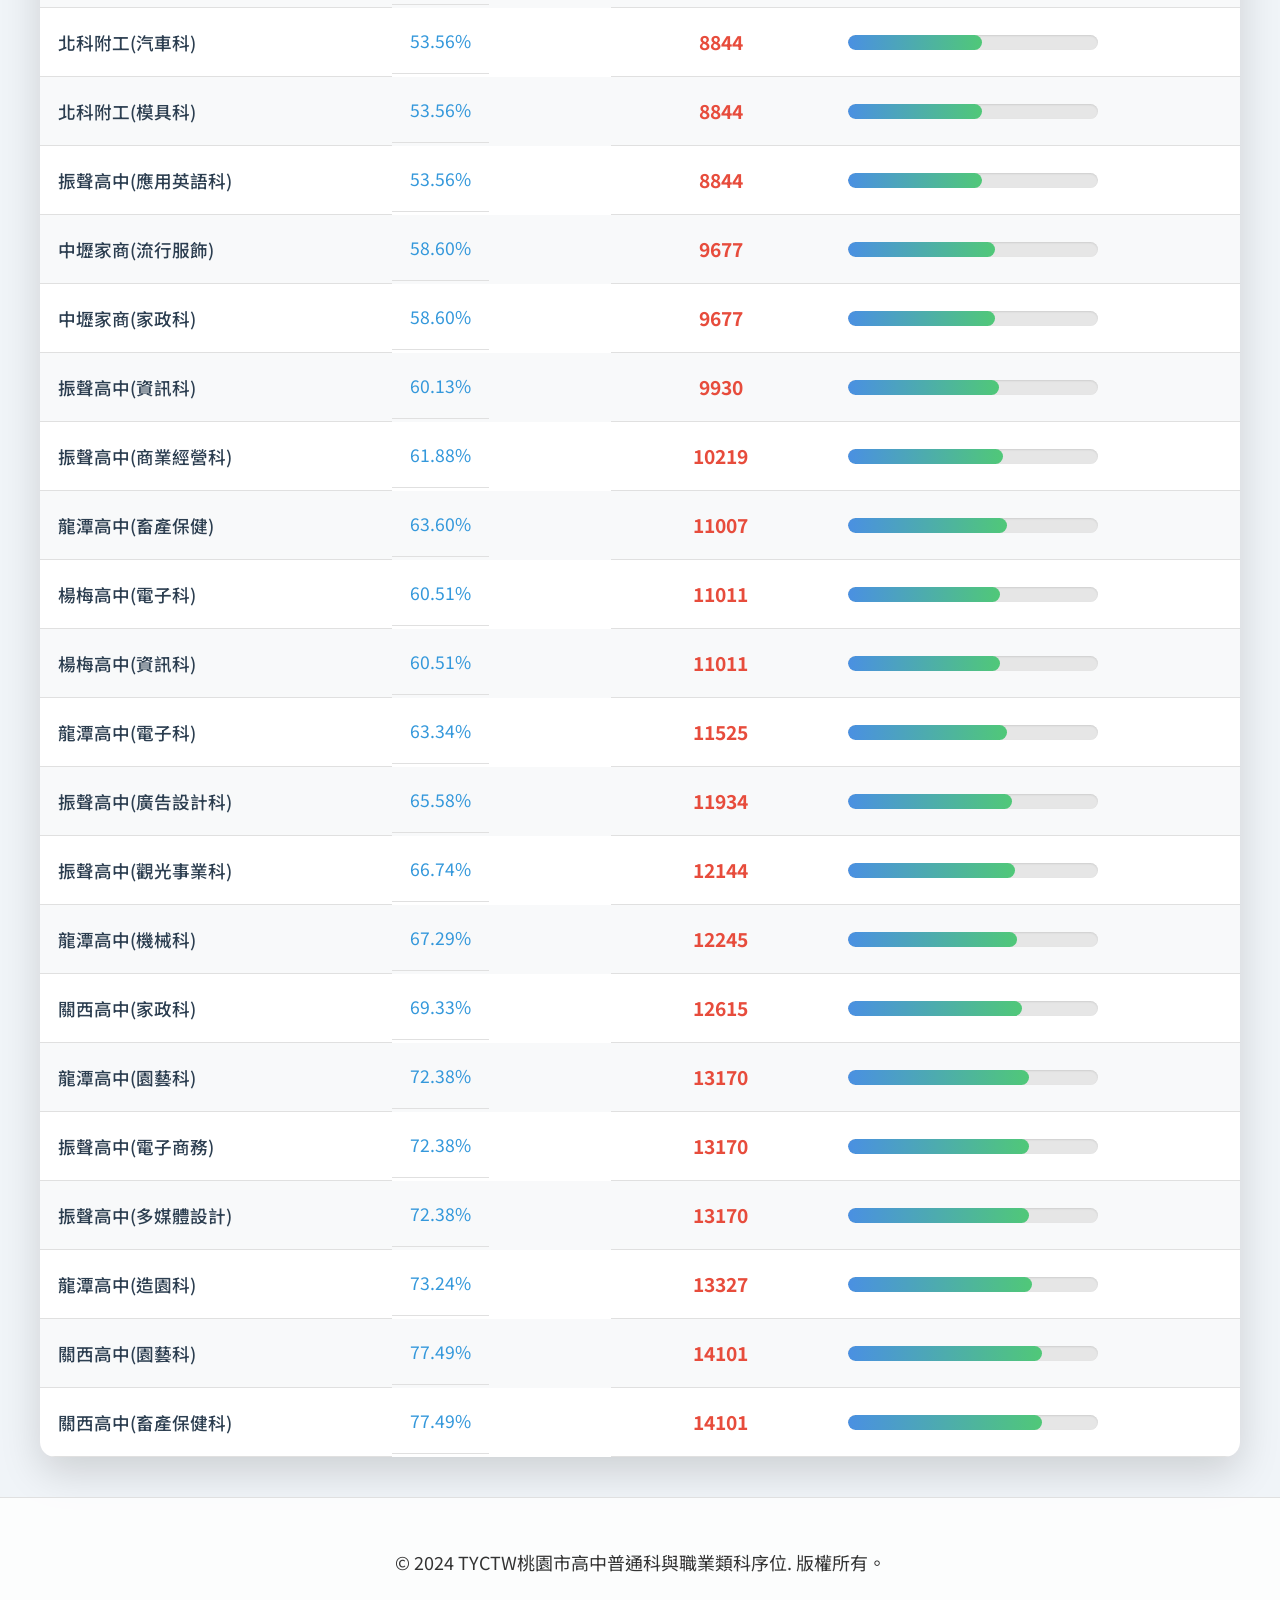
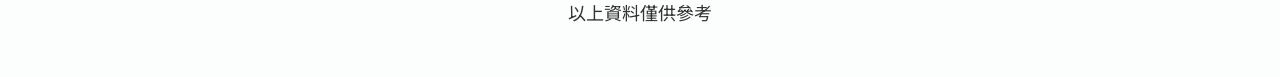
<file: old.html>
<html><head>
<title>桃園市高中普通科與職業類科序位</title>
<meta name="viewport" content="width=device-width, initial-scale=1.0">
<link rel="stylesheet" href="https://cdnjs.cloudflare.com/ajax/libs/font-awesome/6.0.0-beta3/css/all.min.css">
<style>
  @import url('https://fonts.googleapis.com/css2?family=Noto+Sans+TC:wght@300;400;700&family=Roboto:wght@300;400;700&display=swap');

  :root {
    --primary-color: #4a90e2;
    --secondary-color: #50c878;
    --background-color: #f0f4f8;
    --text-color: #333;
    --header-color: #2c3e50;
    --border-color: #e0e0e0;
    --hover-color: #e8f0fe;
  }

  body {
    font-family: 'Noto Sans TC', 'Roboto', sans-serif;
    background: var(--background-color);
    margin: 0;
    padding: 0;
    min-height: 100vh;
    display: flex;
    flex-direction: column;
    align-items: center;
    color: var(--text-color);
    line-height: 1.8;
    font-size: 18px;
    user-select: none;
    -webkit-user-select: none;
    -moz-user-select: none;
    -ms-user-select: none;
  }

  header {
    background-color: var(--header-color);
    width: 100%;
    padding: 15px 0;
    box-shadow: 0 2px 5px rgba(0,0,0,0.1);
    position: fixed;
    top: 0;
    z-index: 1000;
  }

  .header-content {
    display: flex;
    justify-content: space-between;
    align-items: center;
    padding: 0 20px;
  }

  .logo {
    color: white;
    font-size: 1.5em;
    font-weight: bold;
  }

  nav {
    display: flex;
    justify-content: center;
    align-items: center;
  }

  nav a {
    color: white;
    text-decoration: none;
    padding: 10px 15px;
    margin: 5px;
    border-radius: 5px;
    transition: background-color 0.3s;
  }

  nav a:hover {
    background-color: rgba(255,255,255,0.1);
  }

  .menu-toggle {
    display: none;
    color: white;
    font-size: 1.5em;
    background: none;
    border: none;
    cursor: pointer;
  }

  .mobile-menu {
    display: none;
    position: fixed;
    top: 60px;
    left: 0;
    width: 100%;
    background-color: var(--header-color);
    padding: 20px 0;
    box-shadow: 0 5px 10px rgba(0,0,0,0.1);
  }

  .mobile-menu a {
    display: block;
    color: white;
    text-decoration: none;
    padding: 15px 20px;
    text-align: center;
    transition: background-color 0.3s;
  }

  .mobile-menu a:hover {
    background-color: rgba(255,255,255,0.1);
  }

  h1 {
    color: var(--header-color);
    text-align: center;
    margin: 80px 0 40px;
    font-size: 2.5em;
    font-weight: 700;
    text-shadow: 2px 2px 4px rgba(0,0,0,0.1);
    letter-spacing: 2px;
  }

  .container {
    background-color: white;
    border-radius: 15px;
    box-shadow: 0 15px 40px rgba(0, 0, 0, 0.15);
    overflow: hidden;
    width: 95%;
    max-width: 1200px;
    margin-bottom: 40px;
    transition: all 0.3s ease;
  }

  .container:hover {
    box-shadow: 0 20px 50px rgba(0, 0, 0, 0.2);
    transform: translateY(-5px);
  }

  table {
    width: 100%;
    border-collapse: separate;
    border-spacing: 0;
  }

  th, td {
    padding: 20px 18px;
    text-align: left;
    border-bottom: 1px solid var(--border-color);
  }

  th {
    background-color: var(--primary-color);
    color: white;
    font-weight: 700;
    text-transform: uppercase;
    letter-spacing: 1.5px;
    cursor: pointer;
    transition: background-color 0.3s;
    position: sticky;
    top: 0;
    z-index: 10;
    font-size: 1.1em;
  }

  th:hover {
    background-color: #3a7bc8;
  }

  tr:nth-child(even) {
    background-color: #f8f9fa;
  }

  tr:hover {
    background-color: var(--hover-color);
  }

  .bar-chart {
    width: 250px;
    height: 15px;
    background-color: #e6e6e6;
    border-radius: 10px;
    overflow: hidden;
    position: relative;
    box-shadow: inset 0 1px 2px rgba(0,0,0,0.1);
  }

  .bar {
    height: 100%;
    background: linear-gradient(90deg, var(--primary-color), var(--secondary-color));
    position: absolute;
    left: 0;
    top: 0;
    transition: width 0.5s ease-in-out;
    border-radius: 10px;
  }

  @keyframes fadeIn {
    from { opacity: 0; transform: translateY(20px); }
    to { opacity: 1; transform: translateY(0); }
  }

  tr {
    animation: fadeIn 0.6s ease-in-out;
  }

  footer {
    margin-top: auto;
    text-align: center;
    padding: 30px;
    color: var(--text-color);
    font-size: 1em;
    width: 100%;
    background-color: rgba(255, 255, 255, 0.8);
    border-top: 1px solid var(--border-color);
  }

  .button-container {
    display: flex;
    justify-content: center;
    margin-bottom: 40px;
  }

  .button {
    padding: 15px 30px;
    margin: 0 15px;
    font-size: 1.2em;
    color: white;
    background-color: var(--primary-color);
    border: none;
    border-radius: 50px;
    cursor: pointer;
    transition: all 0.3s ease;
    box-shadow: 0 4px 6px rgba(0,0,0,0.1);
    font-weight: 500;
    text-decoration: none;
  }

  .button:hover {
    background-color: #3a7bc8;
    transform: translateY(-3px);
    box-shadow: 0 6px 8px rgba(0,0,0,0.15);
  }

  .button.active {
    background-color: var(--secondary-color);
  }

  .school-name {
    font-weight: 500;
    color: #2c3e50;
    font-size: 1.1em;
  }

  .rank {
    font-weight: 700;
    color: #e74c3c;
    font-size: 1.2em;
  }

  .rate {
    color: #3498db;
    font-size: 1.1em;
  }

  #tableBody td:nth-child(2),
  #tableBody td:nth-child(3) {
    text-align: center;
  }

  .tooltip {
    position: relative;
    display: inline-block;
    cursor: help;
  }

  .tooltip .tooltiptext {
    visibility: hidden;
    width: 240px;
    background-color: #555;
    color: #fff;
    text-align: center;
    border-radius: 6px;
    padding: 10px;
    position: absolute;
    z-index: 1;
    bottom: 125%;
    left: 50%;
    margin-left: -120px;
    opacity: 0;
    transition: opacity 0.3s;
    font-size: 0.9em;
  }

  .tooltip:hover .tooltiptext {
    visibility: visible;
    opacity: 1;
  }

  .footer-buttons {
    display: flex;
    justify-content: center;
    margin-top: 20px;
  }

  .footer-button {
    padding: 10px 20px;
    margin: 0 10px;
    font-size: 1em;
    color: white;
    background-color: var(--secondary-color);
    border: none;
    border-radius: 5px;
    cursor: pointer;
    transition: all 0.3s ease;
    text-decoration: none;
  }

  .footer-button:hover {
    background-color: #45b269;
    transform: translateY(-2px);
  }

  /* 手機版樣式 */
  @media (max-width: 768px) {
    body {
      font-size: 16px;
    }
    
    h1 {
      font-size: 2em;
      margin: 100px 0 30px;
    }
    
    .container {
      width: 100%;
      overflow-x: auto;
    }
    
    table {
      font-size: 0.95em;
    }
    
    th, td {
      padding: 15px 12px;
    }
    
    .bar-chart {
      width: 150px;
    }

    .button {
      padding: 12px 24px;
      font-size: 1em;
    }

    .button-container {
      flex-direction: column;
      align-items: center;
    }

    .button {
      margin: 8px 0;
      width: 80%;
    }

    .tooltip .tooltiptext {
      width: 200px;
      margin-left: -100px;
    }

    .footer-buttons {
      flex-direction: column;
      align-items: center;
    }

    .footer-button {
      margin: 10px 0;
      width: 80%;
    }

    nav {
      display: none;
    }

    .menu-toggle {
      display: block;
    }

    .mobile-menu {
      display: none;
    }

    .mobile-menu.active {
      display: block;
    }
  }

  /* 增加響應式設計 */
  @media (max-width: 480px) {
    h1 {
      font-size: 1.8em;
    }

    table {
      font-size: 0.9em;
    }

    th, td {
      padding: 12px 10px;
    }

    .bar-chart {
      width: 120px;
    }

    .button {
      font-size: 0.9em;
      padding: 10px 20px;
    }
  }
</style>
</head>
<body oncontextmenu="return false;">
  <header>
    <div class="header-content">
      <div class="logo">TYCTW 會考分析</div>
      <nav>
        <a href="https://sites.google.com/view/tyctw/">回到主網頁</a>
        <a href="https://tyctw.github.io/">落點分析系統</a>
        <a href="https://tyctw.github.io/Navigation/" target="_blank">更多資訊</a>
      </nav>
      <button class="menu-toggle">
        <i class="fas fa-bars"></i>
      </button>
    </div>
  </header>

  <div class="mobile-menu">
    <a href="https://sites.google.com/view/tyctw/">回到主網頁</a>
    <a href="https://tyctw.github.io/">落點分析系統</a>
    <a href="https://tyctw.github.io/Navigation/" target="_blank">更多資訊</a>
  </div>

  <h1>桃園市高中普通科與職業類科序位</h1>

  <div class="button-container">
    <button id="normalBtn" class="button">普通科</button>
    <button id="vocationalBtn" class="button active">職業類科</button>
  </div>

  <div class="container">
    <table id="schoolTable">
      <thead>
        <tr>
          <th onclick="sortTable(0)">學校名稱</th>
          <th onclick="sortTable(1)">序位累積比率</th>
          <th onclick="sortTable(2)">序位累積人數</th>
          <th>序位累積比率圖表</th>
        </tr>
      </thead>
      <tbody id="tableBody">
        <!-- Table content will be dynamically populated here -->
      </tbody>
    </table>
  </div>

  <footer>
    <p>&copy; 2024 TYCTW桃園市高中普通科與職業類科序位. 版權所有。</p>
    <p>以上資料僅供參考</p>
  </footer>

  <script>
    const normalSchools = [
      { name: "武陵高中(普通科)", rate: "3.96%", rank: 719 },
      { name: "中壢高中(普通科)", rate: "10.65%", rank: 1938 },
      { name: "桃園高中(普通科)", rate: "15.11%", rank: 2748 },
      { name: "內壢高中(普通科)", rate: "18.46%", rank: 3359 },
      { name: "平鎮高中(普通科)", rate: "26.28%", rank: 4781 },
      { name: "南崁高中(普通科)", rate: "40.79%", rank: 7423 },
      { name: "永豐高中(普通科)", rate: "34.11%", rank: 5903 },
      { name: "大園高中(普通科)", rate: "30.59%", rank: 5293 },
      { name: "陽明高中(普通科)", rate: "24.61%", rank: 4477 },
      { name: "壽山高中(普通科)", rate: "38.88%", rank: 7075 },
      { name: "楊梅高中(普通科)", rate: "46.04%", rank: 8378 },
      { name: "龍潭高中(普通科)", rate: "47.21%", rank: 8590 },
      { name: "新屋高中(普通科)", rate: "70.70%", rank: 12866 },
      { name: "觀音高中(普通科)", rate: "70.70%", rank: 12866 },
      { name: "大溪高中(普通科)", rate: "63.33%", rank: 11524 },
      { name: "振聲高中(普通科)", rate: "53.32%", rank: 9702 },
      { name: "中壢高商(綜合科)", rate: "33.33%", rank: 6064 }
    ];

    const vocationalSchools = [
      { name: "壽山高中(廣告設計科)", rate: "52.29%", rank: 8635 },
      { name: "壽山高中(應用英語科)", rate: "49%", rank: 8091 },
      { name: "壽山高中(國際貿易科)", rate: "46.41%", rank: 7664 },
      { name: "中壢高商(資料處理)", rate: "49%", rank: 8091 },
      { name: "中壢高商(國際貿易)", rate: "49%", rank: 8091 },
      { name: "中壢高商(商業經營)", rate: "38.33%", rank: 6975 },
      { name: "中壢家商(流行服飾)", rate: "58.60%", rank: 9677 },
      { name: "中壢家商(商業經營)", rate: "52.29%", rank: 8635 },
      { name: "中壢家商(資料處理)", rate: "52.29%", rank: 8635 },
      { name: "中壢家商(家政科)", rate: "58.60%", rank: 9677 },
      { name: "中壢家商(應用英語)", rate: "37.55%", rank: 6200 },
      { name: "北科附工(電機科)", rate: "33.84%", rank: 5588 },
      { name: "北科附工(動力機械)", rate: "52.29%", rank: 8635 },
      { name: "北科附工(汽車科)", rate: "53.56%", rank: 8844 },
      { name: "北科附工(模具科)", rate: "53.56%", rank: 8844 },
      { name: "北科附工(生物產業電機科)", rate: "49%", rank: 8091 },
      { name: "北科附工(電子科)", rate: "38.16%", rank: 6302 },
      { name: "北科附工(農業經營)", rate: "52.29%", rank: 8635 },
      { name: "北科附工(園藝科)", rate: "40.71%", rank: 6722 },
      { name: "北科附工(畜產保健科)", rate: "40.71%", rank: 6722 },
      { name: "北科附工(化工科)", rate: "N/A", rank: 0 },
      { name: "北科附工(機械科)", rate: "N/A", rank: 0 },
      { name: "龍潭高中(園藝科)", rate: "72.38%", rank: 13170 },
      { name: "龍潭高中(造園科)", rate: "73.24%", rank: 13327 },
      { name: "龍潭高中(機械科)", rate: "67.29%", rank: 12245 },
      { name: "龍潭高中(畜產保健)", rate: "63.60%", rank: 11007 },
      { name: "龍潭高中(電子科)", rate: "63.34%", rank: 11525 },
      { name: "楊梅高中(電子科)", rate: "60.51%", rank: 11011 },
      { name: "楊梅高中(資訊科)", rate: "60.51%", rank: 11011 },
      { name: "振聲高中(電子商務)", rate: "72.38%", rank: 13170 },
      { name: "振聲高中(多媒體設計)", rate: "72.38%", rank: 13170 },
      { name: "振聲高中(觀光事業科)", rate: "66.74%", rank: 12144 },
      { name: "振聲高中(商業經營科)", rate: "61.88%", rank: 10219 },
      { name: "振聲高中(資訊科)", rate: "60.13%", rank: 9930 },
      { name: "振聲高中(應用英語科)", rate: "53.56%", rank: 8844 },
      { name: "振聲高中(廣告設計科)", rate: "65.58%", rank: 11934 },
      { name: "關西高中(園藝科)", rate: "77.49%", rank: 14101 },
      { name: "關西高中(畜產保健科)", rate: "77.49%", rank: 14101 },
      { name: "關西高中(家政科)", rate: "69.33%", rank: 12615 }
    ];

    function populateTable(schools) {
      const tableBody = document.getElementById('tableBody');
      tableBody.innerHTML = '';
      schools.forEach(school => {
        const row = `
          <tr>
            <td class="school-name">${school.name}</td>
            <td class="rate tooltip">${school.rate}<span class="tooltiptext">序位累積比率表示該校在全部學校中的相對位置</span></td>
            <td class="rank">${school.rank}</td>
            <td><div class="bar-chart"><div class="bar" style="width: ${school.rate}"></div></div></td>
          </tr>
        `;
        tableBody.innerHTML += row;
      });
    }

    function sortTable(n) {
      var table, rows, switching, i, x, y, shouldSwitch, dir, switchcount = 0;
      table = document.getElementById("schoolTable");
      switching = true;
      dir = "asc";
      while (switching) {
        switching = false;
        rows = table.rows;
        for (i = 1; i < (rows.length - 1); i++) {
          shouldSwitch = false;
          x = rows[i].getElementsByTagName("TD")[n];
          y = rows[i + 1].getElementsByTagName("TD")[n];
          if (dir == "asc") {
            if (n === 0) {
              if (x.innerHTML.toLowerCase() > y.innerHTML.toLowerCase()) {
                shouldSwitch = true;
                break;
              }
            } else {
              if (parseFloat(x.innerHTML) > parseFloat(y.innerHTML)) {
                shouldSwitch = true;
                break;
              }
            }
          } else if (dir == "desc") {
            if (n === 0) {
              if (x.innerHTML.toLowerCase() < y.innerHTML.toLowerCase()) {
                shouldSwitch = true;
                break;
              }
            } else {
              if (parseFloat(x.innerHTML) < parseFloat(y.innerHTML)) {
                shouldSwitch = true;
                break;
              }
            }
          }
        }
        if (shouldSwitch) {
          rows[i].parentNode.insertBefore(rows[i + 1], rows[i]);
          switching = true;
          switchcount ++;
        } else {
          if (switchcount == 0 && dir == "asc") {
            dir = "desc";
            switching = true;
          }
        }
      }
    }

    document.addEventListener('DOMContentLoaded', (event) => {
      const normalBtn = document.getElementById('normalBtn');
      const vocationalBtn = document.getElementById('vocationalBtn');
      const menuToggle = document.querySelector('.menu-toggle');
      const mobileMenu = document.querySelector('.mobile-menu');

      normalBtn.addEventListener('click', () => {
        populateTable(normalSchools);
        normalBtn.classList.add('active');
        vocationalBtn.classList.remove('active');
        sortTable(2); // 按照序位累積排名排序
      });

      vocationalBtn.addEventListener('click', () => {
        populateTable(vocationalSchools);
        vocationalBtn.classList.add('active');
        normalBtn.classList.remove('active');
        sortTable(2); // 按照序位累積排名排序
      });

      menuToggle.addEventListener('click', () => {
        mobileMenu.classList.toggle('active');
      });

      // 初始化顯示職業類科資料並排序
      populateTable(vocationalSchools);
      sortTable(2); // 按照序位累積排名從小到大排序
    });

    // 增加手機版觸控支持
    document.addEventListener('touchstart', handleTouchStart, false);        
    document.addEventListener('touchmove', handleTouchMove, false);

    var xDown = null;                                                        
    var yDown = null;

    function handleTouchStart(evt) {                                         
        xDown = evt.touches[0].clientX;                                      
        yDown = evt.touches[0].clientY;                                      
    };                                                

    function handleTouchMove(evt) {
        if ( ! xDown || ! yDown ) {
            return;
        }

        var xUp = evt.touches[0].clientX;                                    
        var yUp = evt.touches[0].clientY;

        var xDiff = xDown - xUp;
        var yDiff = yDown - yUp;

        if ( Math.abs( xDiff ) > Math.abs( yDiff ) ) {
            if ( xDiff > 0 ) {
                /* left swipe */ 
            } else {
                /* right swipe */
            }                       
        } else {
            if ( yDiff > 0 ) {
                /* up swipe */ 
            } else { 
                /* down swipe */
            }                                                                 
        }
        /* reset values */
        xDown = null;
        yDown = null;                                             
    };

    // 防止複製
    document.addEventListener('copy', function(e) {
      e.preventDefault();
      return false;
    });

    // 防止截圖 (僅適用於部分瀏覽器)
    document.addEventListener('keyup', function(e) {
      if (e.key == 'PrintScreen') {
        navigator.clipboard.writeText('');
        alert('截圖功能已被禁用');
      }
    });

    // 防止右鍵點擊
    document.addEventListener('contextmenu', function(e) {
      e.preventDefault();
    });

    // 防止拖曳選擇文字
    document.onselectstart = function() {
      return false;
    };
  </script>
</body></html>
</file>
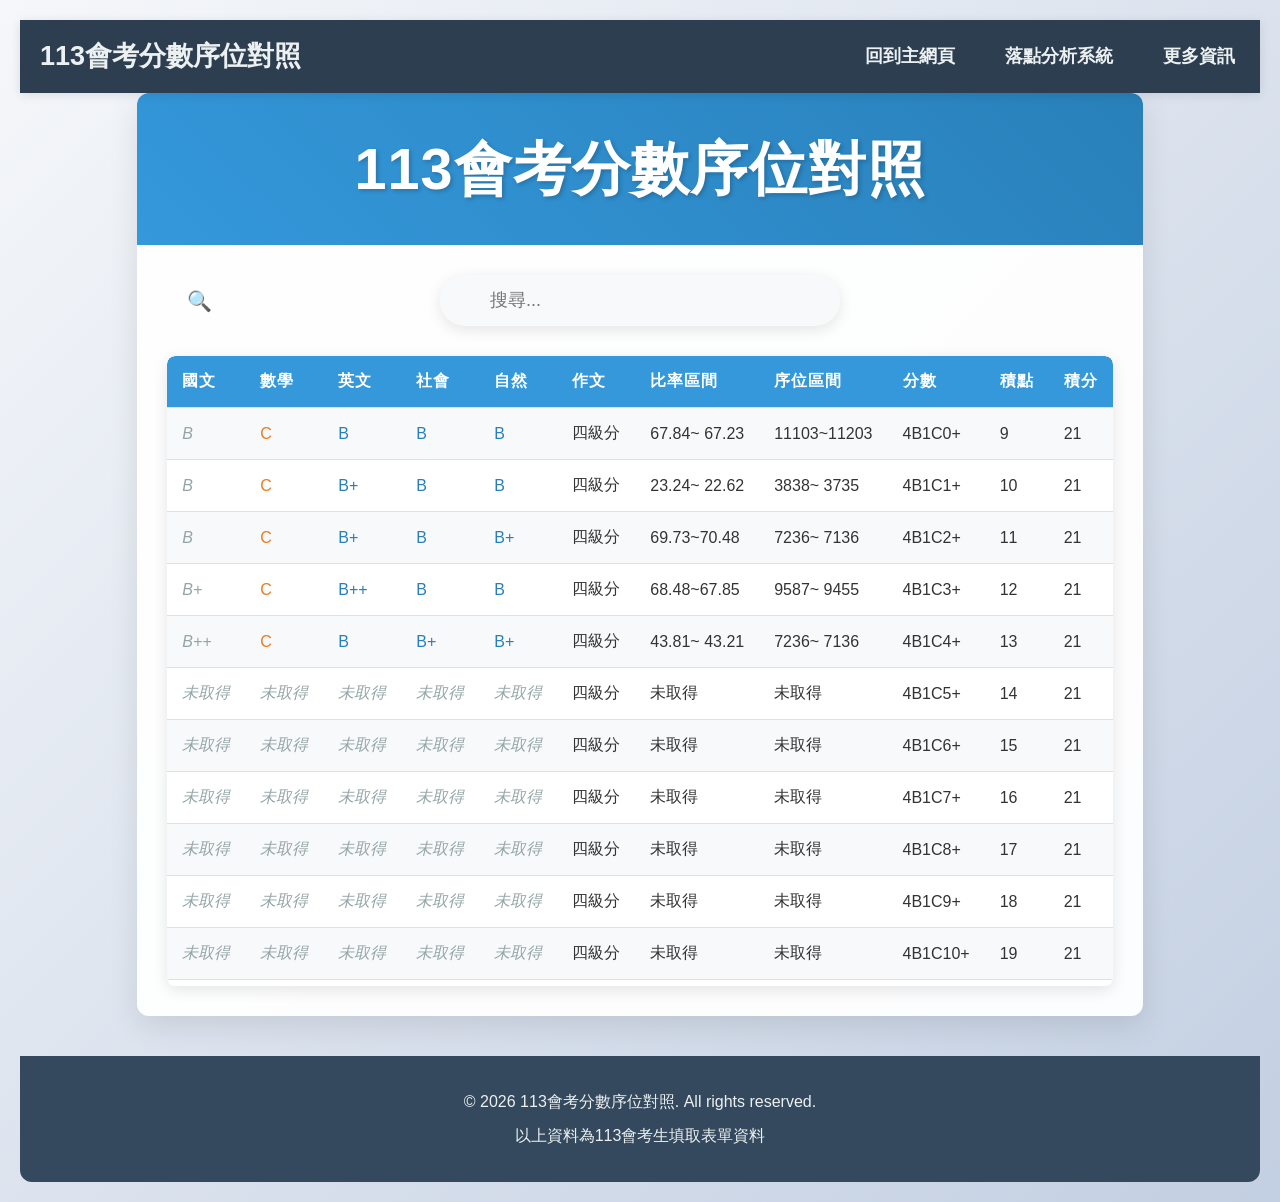
<file: old113score.html>
<html><head>  <title>113會考分數序位對照</title>
    <style>
  body {
    font-family: 'Roboto', 'Segoe UI', Tahoma, Geneva, Verdana, sans-serif;
    margin: 0;
    padding: 20px;
    background: linear-gradient(135deg, #f5f7fa 0%, #c3cfe2 100%);
    color: #333;
    min-height: 100vh;
    font-size: 18px;
    transition: background 0.5s ease;
    display: flex;
    flex-direction: column;
    line-height: 1.6;
  }
  
  body:hover {
    background: linear-gradient(135deg, #c3cfe2 0%, #f5f7fa 100%);
  }
  
  h1 {
    color: #2c3e50;
    text-align: center;
    font-size: 3em;
    margin-bottom: 30px;
    text-shadow: 2px 2px 4px rgba(0,0,0,0.1);
    letter-spacing: 1px;
    animation: titleFadeIn 1.5s ease-out;
  }
  
  @keyframes titleFadeIn {
    from { opacity: 0; transform: translateY(-20px); }
    to { opacity: 1; transform: translateY(0); }
  }
  
  .container {
    max-width: 1200px;
    margin: 0 auto;
    background-color: rgba(255, 255, 255, 0.95);
    border-radius: 12px;
    box-shadow: 0 10px 30px rgba(0,0,0,0.1);
    padding: 30px;
    transition: all 0.3s ease;
    animation: containerFadeIn 1s ease-out;
    flex-grow: 1;
  }
  
  @keyframes containerFadeIn {
    from { opacity: 0; transform: translateY(20px); }
    to { opacity: 1; transform: translateY(0); }
  }
  
  .container:hover {
    box-shadow: 0 15px 40px rgba(0,0,0,0.15);
    transform: translateY(-5px);
  }
  
  .search-container {
    margin-bottom: 30px;
    text-align: center;
    animation: searchFadeIn 1.2s ease-out 0.5s both;
  }
  
  @keyframes searchFadeIn {
    from { opacity: 0; transform: translateY(10px); }
    to { opacity: 1; transform: translateY(0); }
  }
  
  #searchInput {
    width: 80%;
    max-width: 400px;
    padding: 15px 25px;
    font-size: 18px;
    border: none;
    border-radius: 25px;
    box-shadow: 0 4px 15px rgba(0,0,0,0.1);
    transition: all 0.3s ease;
    background-color: #f8f9fa;
  }
  
  #searchInput:focus {
    outline: none;
    box-shadow: 0 4px 20px rgba(0,0,0,0.2);
    background-color: #fff;
    width: 85%;
    max-width: 420px;
  }
  
  table {
    width: 100%;
    border-collapse: separate;
    border-spacing: 0;
    background-color: white;
    border-radius: 8px;
    overflow: hidden;
    animation: tableFadeIn 1.5s ease-out 0.8s both;
  }
  
  @keyframes tableFadeIn {
    from { opacity: 0; transform: translateY(20px); }
    to { opacity: 1; transform: translateY(0); }
  }
  
  th, td {
    padding: 15px;
    text-align: left;
    border-bottom: 1px solid #e0e0e0;
    font-size: 16px;
    transition: background-color 0.3s ease;
  }
  
  th {
    background-color: #3498db;
    color: white;
    font-weight: bold;
    text-transform: uppercase;
    letter-spacing: 1px;
    position: sticky;
    top: 0;
    z-index: 10;
    font-size: 16px;
  }
  
  tr:nth-child(even) {
    background-color: #f8f9fa;
  }
  
  tr:hover {
    background-color: #e8f4f8;
    transform: scale(1.02);
    transition: all 0.3s ease;
  }
  
  @keyframes fadeIn {
    from { opacity: 0; transform: translateY(20px); }
    to { opacity: 1; transform: translateY(0); }
  }
  
  tr {
    animation: fadeIn 0.5s ease-out;
  }
  
  .grade-A {
    color: #27ae60;
    font-weight: bold;
    transition: color 0.3s ease;
  }
  
  .grade-B {
    color: #2980b9;
    transition: color 0.3s ease;
  }
  
  .grade-C {
    color: #e67e22;
    transition: color 0.3s ease;
  }
  
  .grade-unavailable {
    color: #95a5a6;
    font-style: italic;
    transition: color 0.3s ease;
  }
  
  tr:hover .grade-A { color: #219a52; }
  tr:hover .grade-B { color: #2471a3; }
  tr:hover .grade-C { color: #d35400; }
  
  .header {
    background: linear-gradient(45deg, #3498db, #2980b9);
    color: white;
    padding: 30px;
    border-radius: 12px 12px 0 0;
    margin: -30px -30px 30px -30px;
    animation: headerSlideDown 1s ease-out;
  }
  
  @keyframes headerSlideDown {
    from { transform: translateY(-100%); }
    to { transform: translateY(0); }
  }
  
  .header h1 {
    margin: 0;
    color: white;
    font-size: 3.2em;
    text-shadow: 2px 2px 4px rgba(0,0,0,0.2);
  }
  
  .search-icon {
    position: absolute;
    left: 20px;
    top: 50%;
    transform: translateY(-50%);
    color: #95a5a6;
    font-size: 20px;
    transition: all 0.3s ease;
  }
  
  #searchInput:focus + .search-icon {
    color: #3498db;
  }
  
  .search-container {
    position: relative;
  }
  
  #searchInput {
    padding-left: 50px;
  }
  
  .table-container {
    max-height: 70vh;
    overflow-y: auto;
    border-radius: 8px;
    box-shadow: 0 4px 15px rgba(0,0,0,0.1);
  }
  
  .table-container::-webkit-scrollbar {
    width: 10px;
  }
  
  .table-container::-webkit-scrollbar-track {
    background: #f1f1f1;
    border-radius: 5px;
  }
  
  .table-container::-webkit-scrollbar-thumb {
    background: #888;
    border-radius: 5px;
    transition: background 0.3s ease;
  }
  
  .table-container::-webkit-scrollbar-thumb:hover {
    background: #555;
  }
  
  @keyframes pulse {
    0% { transform: scale(1); }
    50% { transform: scale(1.05); }
    100% { transform: scale(1); }
  }
  
  .highlight {
    animation: pulse 0.5s ease-in-out;
  }
  
  @media (max-width: 768px) {
    body {
      padding: 15px;
      font-size: 16px;
    }
  
    .container {
      padding: 20px;
    }
  
    h1 {
      font-size: 2.5em;
    }
  
    #searchInput {
      width: 90%;
      max-width: none;
      font-size: 16px;
    }
  
    th, td {
      padding: 12px;
      font-size: 14px;
    }
  
    .table-container {
      max-height: 60vh;
    }
    
    /* 手機版特定樣式 */
    .table-container {
      overflow-x: auto;
    }
    
    table {
      min-width: 800px; /* 確保表格內容不會被壓縮 */
    }
    
    .nav-bar {
      flex-direction: column;
      align-items: center;
    }
    
    .nav-bar a {
      margin: 5px 0;
    }
  }
  
  .mobile-scroll-hint {
    display: none;
    text-align: center;
    margin-top: 15px;
    color: #7f8c8d;
    font-style: italic;
    animation: fadeIn 1s ease-out;
    font-size: 14px;
  }
  
  @media (max-width: 768px) {
    .mobile-scroll-hint {
      display: block;
    }
  }
  
  footer {
    background-color: #34495e;
    color: #ecf0f1;
    text-align: center;
    padding: 25px;
    font-size: 16px;
    margin-top: 40px;
    border-radius: 0 0 12px 12px;
    animation: footerFadeIn 1s ease-out;
  }
  
  @keyframes footerFadeIn {
    from { opacity: 0; transform: translateY(20px); }
    to { opacity: 1; transform: translateY(0); }
  }
  
  footer p {
    margin: 8px 0;
  }
  
  footer a {
    color: #3498db;
    text-decoration: none;
    transition: color 0.3s ease;
  }
  
  footer a:hover {
    color: #2980b9;
    text-decoration: underline;
  }
/* 新增導航欄樣式 */
.nav-bar {
  background-color: #2c3e50;
  padding: 15px 0;
  text-align: center;
  position: sticky;
  top: 0;
  z-index: 1000;
  box-shadow: 0 2px 10px rgba(0,0,0,0.1);
  display: flex;
  justify-content: space-between;
  align-items: center;
  flex-wrap: wrap;
}

.nav-bar-logo {
  color: #ecf0f1;
  font-size: 1.5em;
  font-weight: bold;
  text-decoration: none;
  margin-left: 20px;
}

.nav-menu {
  display: flex;
  list-style-type: none;
  margin: 0;
  padding: 0;
}

.nav-menu li {
  margin: 0 10px;
}

.nav-menu a {
  color: #ecf0f1;
  text-decoration: none;
  padding: 10px 15px;
  border-radius: 5px;
  transition: background-color 0.3s ease, color 0.3s ease;
  font-weight: bold;
}

.nav-menu a:hover {
  background-color: #ecf0f1;
  color: #2c3e50;
}

.menu-toggle {
  display: none;
  background: none;
  border: none;
  color: #ecf0f1;
  font-size: 1.5em;
  cursor: pointer;
  margin-right: 20px;
}

@media (max-width: 768px) {
  .nav-bar {
    flex-direction: column;
    align-items: flex-start;
  }

  .nav-menu {
    display: none;
    width: 100%;
    flex-direction: column;
    align-items: center;
  }

  .nav-menu.active {
    display: flex;
  }

  .nav-menu li {
    margin: 10px 0;
  }

  .menu-toggle {
    display: block;
  }

  .nav-bar-logo {
    margin: 10px 0;
  }
}
  </style></head><body>
  <!-- 新增導航欄 -->
<!-- 新增導航欄 -->
<nav class="nav-bar">
    <a href="https://sites.google.com/view/tyctw/" class="nav-bar-logo">113會考分數序位對照</a>
    <button class="menu-toggle" aria-label="Toggle menu">☰</button>
    <ul class="nav-menu">
      <li><a href="https://sites.google.com/view/tyctw/">回到主網頁</a></li>
      <li><a href="https://tyctw.github.io/">落點分析系統</a></li>
      <li><a href="https://tyctw.github.io/Navigation/">更多資訊</a></li>
    </ul>
  </nav>
  <div class="container">
    <div class="header">
      <h1>113會考分數序位對照</h1>
    </div>
  
    <div class="search-container">
      <input type="text" id="searchInput" placeholder="搜尋...">
      <span class="search-icon">🔍</span>
    </div>
  
    <div class="table-container">
      <table id="gradeTable">
        <tr>
          <th>國文</th>
          <th>數學</th>
          <th>英文</th>
          <th>社會</th>
          <th>自然</th>
          <th>作文</th>
          <th>比率區間</th>
          <th>序位區間</th>
          <th>分數</th>
          <th>積點</th>
          <th>積分</th>
        </tr>
      </table>
    </div>
  
    <div class="mobile-scroll-hint">
      ← 左右滑動查看更多成績詳情 →
    </div>
  </div>
  
  <footer>
    <p>&copy; <span id="currentYear"></span> 113會考分數序位對照. All rights reserved.</p>
    <p>以上資料為113會考生填取表單資料</p>
  </footer>
  
  <script>
  const data = `國文成績	數學成績	英文成績	社會成績	自然成績	作文成績	比率區間	序位區間	分數	總積點	總積分
  B	C	B	B	B	四級分	67.84~ 67.23	11103~11203	4B1C0+	9	21
  B	C	B+	B	B	四級分	23.24~ 22.62	3838~ 3735	4B1C1+	10	21
  B	C	B+	B	B+	四級分	69.73~70.48	7236~ 7136	4B1C2+	11	21
  B+	C	B++	B	B	四級分	68.48~67.85	9587~ 9455	4B1C3+	12	21
  B++	C	B	B+	B+	四級分	43.81~ 43.21	7236~ 7136	4B1C4+	13	21
  未取得	未取得	未取得	未取得	未取得	四級分	未取得	未取得	4B1C5+	14	21
  未取得	未取得	未取得	未取得	未取得	四級分	未取得	未取得	4B1C6+	15	21
  未取得	未取得	未取得	未取得	未取得	四級分	未取得	未取得	4B1C7+	16	21
  未取得	未取得	未取得	未取得	未取得	四級分	未取得	未取得	4B1C8+	17	21
  未取得	未取得	未取得	未取得	未取得	四級分	未取得	未取得	4B1C9+	18	21
  未取得	未取得	未取得	未取得	未取得	四級分	未取得	未取得	4B1C10+	19	21
  B	B	B	B	B	四級分	61.88~63.51	10219~10489	5B0+	10	23
  B	B	B+	B	B	四級分	60.13~61.07	9930~10086	5B1+	11	23
  B	B+	B	B	B+	四級分	58.6~58.22	9677~9781	5B2+	12	23
  B++	B	B	B	B+	四級分	53.56~54.45	8844~8993	5B3+	13	23
  B+	B	B++	B	B+	四級分	52.29~9103	8635~8742	5B4+	14	23
  B++	B	B++	B+	B	四級分	49~49.69	8091~8207	5B5+	15	23
  B++	B+	B+	B+	B+	四級分	46.41~47.04	7664~7768	5B6+	16	23
  未取得	未取得	未取得	未取得	未取得	未取得	未取得	7351~7453	5B7+	17	23
  B++	B+	B+	B++	B+	四級分	44.51~45.13	7351~7453	5B8+	18	23
  B++	B++	B++	B+	B++	四級分	41.92~42.52	6922~7023	5B9+	19	23
  B++	B++	B++	B++	B++	四級分	40.71~41.3	6722~6821	5B10+	20	23
  A	B	B	B	B	四級分	40.1~40.7	6622~6721	1A4B0+	13	25
  未取得	未取得	未取得	未取得	未取得	未取得	未取得	未取得	1A4B1+	14	25
  A	B	B	B+	B+	四級分	39.42~40.09	6510~6621	1A4B2+	15	25
  A	B	B	B++	B+	四級分	38.16~38.77	6302~6403	1A4B3+	16	25
  B	A	B++	B+	B+	四級分	37.55~38.15	6200~6301	1A4B4+	17	25
  未取得	未取得	未取得	未取得	未取得	未取得	未取得	5788~5997	1A4B5+	18	25
  B++	B+	B++	A	B+	四級分	33.84~34.44	5588~5687	1A4B6+	19	25
  A	B++	B++	B++	B+	四級分	31.32~31.92	5172~5272	1A4B7+	20	25
  B+	B++	A+	B++	B++	四級分	30.72~31.31	5072~5171	1A4B8+	21	25
  B++	A+	B++	B++	B++	四級分	29.5~30.1	4872~4971	1A4B9+	22	25
  A++	B++	B++	B++	B++	五級分	28.89~29.49	4771~4871	1A4B10+	23	25
  未取得	未取得	未取得	未取得	未取得	未取得	未取得	未取得	2A3B0+	16	27
  未取得	未取得	未取得	未取得	未取得	未取得	未取得	未取得	2A3B1+	17	27
  未取得	未取得	未取得	未取得	未取得	未取得	未取得	未取得	2A3B2+	18	27
  A	B+	B+	A	B+	四級分	27.65~28.68	4566~4670	2A3B3+	19	27
  未取得	未取得	未取得	未取得	未取得	未取得	未取得	未取得	2A3B4+	20	27
  A	B+	A	B++	B++	四級分	25.79~26.39	4258~4359	2A3B5+	21	27
  A	B++	B++	B++	A	四級分	24.51~25.11	4048~4147	2A3B6+	22	27
  A++	A	B+	B++	B++	四級分	22.01~22.61	3634~3734	2A3B7+	23	27
  未取得	未取得	未取得	未取得	未取得	未取得	未取得	3634~3734	2A3B8+	24	27
  A++	A++	B++	B++	B++	四級分	未取得	3534-3633	2A3B9+	25	27
  未取得	未取得	未取得	未取得	未取得	未取得	未取得	未取得	2A3B10+	26	27
  未取得	未取得	未取得	未取得	未取得	未取得	未取得	未取得	3A2B0+	19	29
  未取得	未取得	未取得	未取得	未取得	未取得	未取得	未取得	3A2B1+	20	29
  未取得	未取得	未取得	未取得	未取得	未取得	未取得	未取得	3A2B2+	21	29
  A	A	A	B+	B++	四級分	20.19~20.79	3334~3433	3A2B3+	22	29
  A	B+	A	A+	B++	四級分	19.56~20.18	3230~3333	3A2B4+	23	29
  A	B+	A++	A++	B	四級分	18.96~19.55	3130~3229	3A2B5+	24	29
  未取得	未取得	未取得	未取得	未取得	未取得	未取得	2722~3026	3A2B6+	25	29
  A+	A+	B+	A++	B++	四級分	15.87~16.48	2621~2721	3A2B7+	26	29
  未取得	未取得	未取得	未取得	未取得	未取得	未取得	2521~2620	3A2B8+	27	29
  未取得	未取得	未取得	未取得	未取得	未取得	未取得	未取得	3A2B9+	28	29
  未取得	未取得	未取得	未取得	未取得	未取得	未取得	未取得	3A2B10+	29	29
  未取得	未取得	未取得	未取得	未取得	未取得	未取得	未取得	4A1B0+	22	31
  未取得	未取得	未取得	未取得	未取得	未取得	未取得	2421~2520	4A1B1+	23	31
  A	A	A	A	B++	四級分	14.05~14.65	2319~2420	4A1B2+	24	31
  未取得	未取得	未取得	未取得	未取得	未取得	未取得	2215~2420	4A1B3+	25	31
  A++	A	B++	A	A	四級分	12.2~12.8	2015~2114	4A1B4+	26	31
  A++	A	B+	A++	A	四級分	11.59~12.19	1913~2014	4A1B5+	27	31
  未取得	未取得	未取得	未取得	未取得	未取得	未取得	未取得	4A1B6+	28	31
  未取得	未取得	未取得	未取得	未取得	未取得	未取得	1612~1811	4A1B7+	29	31
  A+	A++	A+	B++	A++	四級分	9.76~10.36	1612~1711	4A1B8+	30	31
  未取得	未取得	未取得	未取得	未取得	未取得	未取得	1512~1611	4A1B9+	31	31
  未取得	未取得	未取得	未取得	未取得	未取得	未取得	未取得	4A1B10+	32	31
  未取得	未取得	未取得	未取得	未取得	未取得	未取得	未取得	5A0+	25	33
  未取得	未取得	未取得	未取得	未取得	未取得	未取得	未取得	5A1+	26	33
  A	A	A	A++	A	五級分	8.55~9.15	1411~1511	5A2+	27	33
  未取得	未取得	未取得	未取得	未取得	未取得	未取得	未取得	5A3+	28	33
  未取得	未取得	未取得	未取得	未取得	未取得	未取得	未取得	5A4+	29	33
  A++	A+	A++	A	A	四級分	未取得	897~1005	5A5+	30	33
  A++	A	A++	A++	A	五級分	4.83~5.43	797~896	5A6+	31	33
  A++	A+	A++	A++	A	五級分	3~4	596~696	5A7+	32	33
  A++	A++	A++	A	A++	四級分	未取得	268~482	5A8+	33	33
  A++	A++	A++	A+	A++	四級分	未取得	153~267	5A9+	34	33
  A++	A++	A++	A++	A++	五級分	0.01~0.92	1~152	5A10+	35	33`;
  
  const rows = data.trim().split('\n');
  const table = document.getElementById('gradeTable');
  
  function getGradeClass(grade) {
    if (grade.startsWith('A')) return 'grade-A';
    if (grade.startsWith('B')) return 'grade-B';
    if (grade.startsWith('C')) return 'grade-C';
    return 'grade-unavailable';
  }
  
  rows.forEach((row, index) => {
    if (index === 0) return; // Skip header row
    const cols = row.split('\t');
    const tr = document.createElement('tr');
    cols.forEach((col, colIndex) => {
      const td = document.createElement('td');
      td.textContent = col;
      if (colIndex < 5) {
        td.className = getGradeClass(col);
      }
      tr.appendChild(td);
    });
    table.appendChild(tr);
  });
  
  document.getElementById('searchInput').addEventListener('keyup', function() {
    const searchTerm = this.value.toLowerCase();
    const rows = table.getElementsByTagName('tr');
    
    for (let i = 1; i < rows.length; i++) {
      const row = rows[i];
      const cells = row.getElementsByTagName('td');
      let found = false;
      
      for (let j = 0; j < cells.length; j++) {
        const cellText = cells[j].textContent.toLowerCase();
        if (cellText.includes(searchTerm)) {
          found = true;
          cells[j].classList.add('highlight');
          setTimeout(() => cells[j].classList.remove('highlight'), 500);
          break;
        }
      }
      
      row.style.display = found ? '' : 'none';
    }
  });
  
  // Add row hover effect
  const tableRows = document.querySelectorAll('#gradeTable tr');
  tableRows.forEach(row => {
    row.addEventListener('mouseenter', () => {
      row.style.transform = 'scale(1.02)';
      row.style.transition = 'transform 0.3s ease';
    });
    row.addEventListener('mouseleave', () => {
      row.style.transform = 'scale(1)';
    });
  });
  
  // Add smooth scrolling effect
  document.querySelector('.table-container').addEventListener('scroll', (e) => {
    e.target.style.scrollBehavior = 'smooth';
  });
  
  // Add focus animation to search input
  const searchInput = document.getElementById('searchInput');
  searchInput.addEventListener('focus', () => {
    searchInput.style.animation = 'pulse 0.5s ease-in-out';
  });
  searchInput.addEventListener('blur', () => {
    searchInput.style.animation = 'none';
  });
  
  // Mobile scroll hint
  const mobileScrollHint = document.querySelector('.mobile-scroll-hint');
  let hintTimeout;
  
  function showScrollHint() {
    mobileScrollHint.style.opacity = '1';
    clearTimeout(hintTimeout);
    hintTimeout = setTimeout(() => {
      mobileScrollHint.style.opacity = '0';
    }, 3000);
  }
  
  if (window.innerWidth <= 768) {
    const tableContainer = document.querySelector('.table-container');
    tableContainer.addEventListener('scroll', showScrollHint);
    showScrollHint();
  }
  
  // Responsive font size adjustment
  function adjustFontSize() {
    const vw = window.innerWidth;
    if (vw < 768) {
      document.body.style.fontSize = '16px';
    } else {
      document.body.style.fontSize = '18px';
    }
  }
  
  window.addEventListener('resize', adjustFontSize);
  adjustFontSize();
  
  // Footer year update
  const currentYear = new Date().getFullYear();
  document.getElementById('currentYear').textContent = currentYear;
  
  // Add table row hover animation
  const tableContainer = document.querySelector('.table-container');
  tableContainer.addEventListener('mouseover', (e) => {
    if (e.target.tagName === 'TD') {
      const row = e.target.parentElement;
      row.style.transform = 'scale(1.02)';
      row.style.boxShadow = '0 4px 8px rgba(0,0,0,0.1)';
      row.style.transition = 'all 0.3s ease';
    }
  });
  
  tableContainer.addEventListener('mouseout', (e) => {
    if (e.target.tagName === 'TD') {
      const row = e.target.parentElement;
      row.style.transform = 'scale(1)';
      row.style.boxShadow = 'none';
    }
  });
  
  // Add scroll to top button
  const scrollToTopButton = document.createElement('button');
  scrollToTopButton.innerHTML = '↑';
  scrollToTopButton.style.cssText = `
    position: fixed;
    bottom: 20px;
    right: 20px;
    padding: 10px 15px;
    background-color: #3498db;
    color: white;
    border: none;
    border-radius: 50%;
    cursor: pointer;
    font-size: 20px;
    opacity: 0;
    transition: opacity 0.3s ease;
  `;
  
  document.body.appendChild(scrollToTopButton);
  
  window.addEventListener('scroll', () => {
    if (window.pageYOffset > 300) {
      scrollToTopButton.style.opacity = '1';
    } else {
      scrollToTopButton.style.opacity = '0';
    }
  });
  
  scrollToTopButton.addEventListener('click', () => {
    window.scrollTo({ top: 0, behavior: 'smooth' });
  });
  
  // Add loading animation
  const loadingOverlay = document.createElement('div');
  loadingOverlay.style.cssText = `
    position: fixed;
    top: 0;
    left: 0;
    width: 100%;
    height: 100%;
    background-color: rgba(255, 255, 255, 0.8);
    display: flex;
    justify-content: center;
    align-items: center;
    z-index: 9999;
  `;
  
  const loadingSpinner = document.createElement('div');
  loadingSpinner.style.cssText = `
    border: 5px solid #f3f3f3;
    border-top: 5px solid #3498db;
    border-radius: 50%;
    width: 50px;
    height: 50px;
    animation: spin 1s linear infinite;
  `;
  
  loadingOverlay.appendChild(loadingSpinner);
  document.body.appendChild(loadingOverlay);
  
  window.addEventListener('load', () => {
    loadingOverlay.style.display = 'none';
  });
  
  // Add custom animation keyframes
  const style = document.createElement('style');
  style.textContent = `
    @keyframes spin {
      0% { transform: rotate(0deg); }
      100% { transform: rotate(360deg); }
    }
  `;
  document.head.appendChild(style);
          // 防止複製
        document.addEventListener('copy', function(e) {
        e.preventDefault();
        return false;
      });
  
      // 防止截圖 (僅適用於部分瀏覽器)
      document.addEventListener('keyup', function(e) {
        if (e.key == 'PrintScreen') {
          navigator.clipboard.writeText('');
          alert('截圖功能已被禁用');
        }
      });
  
      // 防止右鍵點擊
      document.addEventListener('contextmenu', function(e) {
        e.preventDefault();
      });
  
      // 防止拖曳選擇文字
      document.onselectstart = function() {
        return false;
      };

      // 為菜單切換按鈕添加事件監聽器
document.querySelector('.menu-toggle').addEventListener('click', function() {
  document.querySelector('.nav-menu').classList.toggle('active');
});

// 在視窗調整大小時檢查並調整菜單顯示
window.addEventListener('resize', function() {
  if (window.innerWidth > 768) {
    document.querySelector('.nav-menu').classList.remove('active');
  }
});
  </script>
  
  </body></html>
</file>
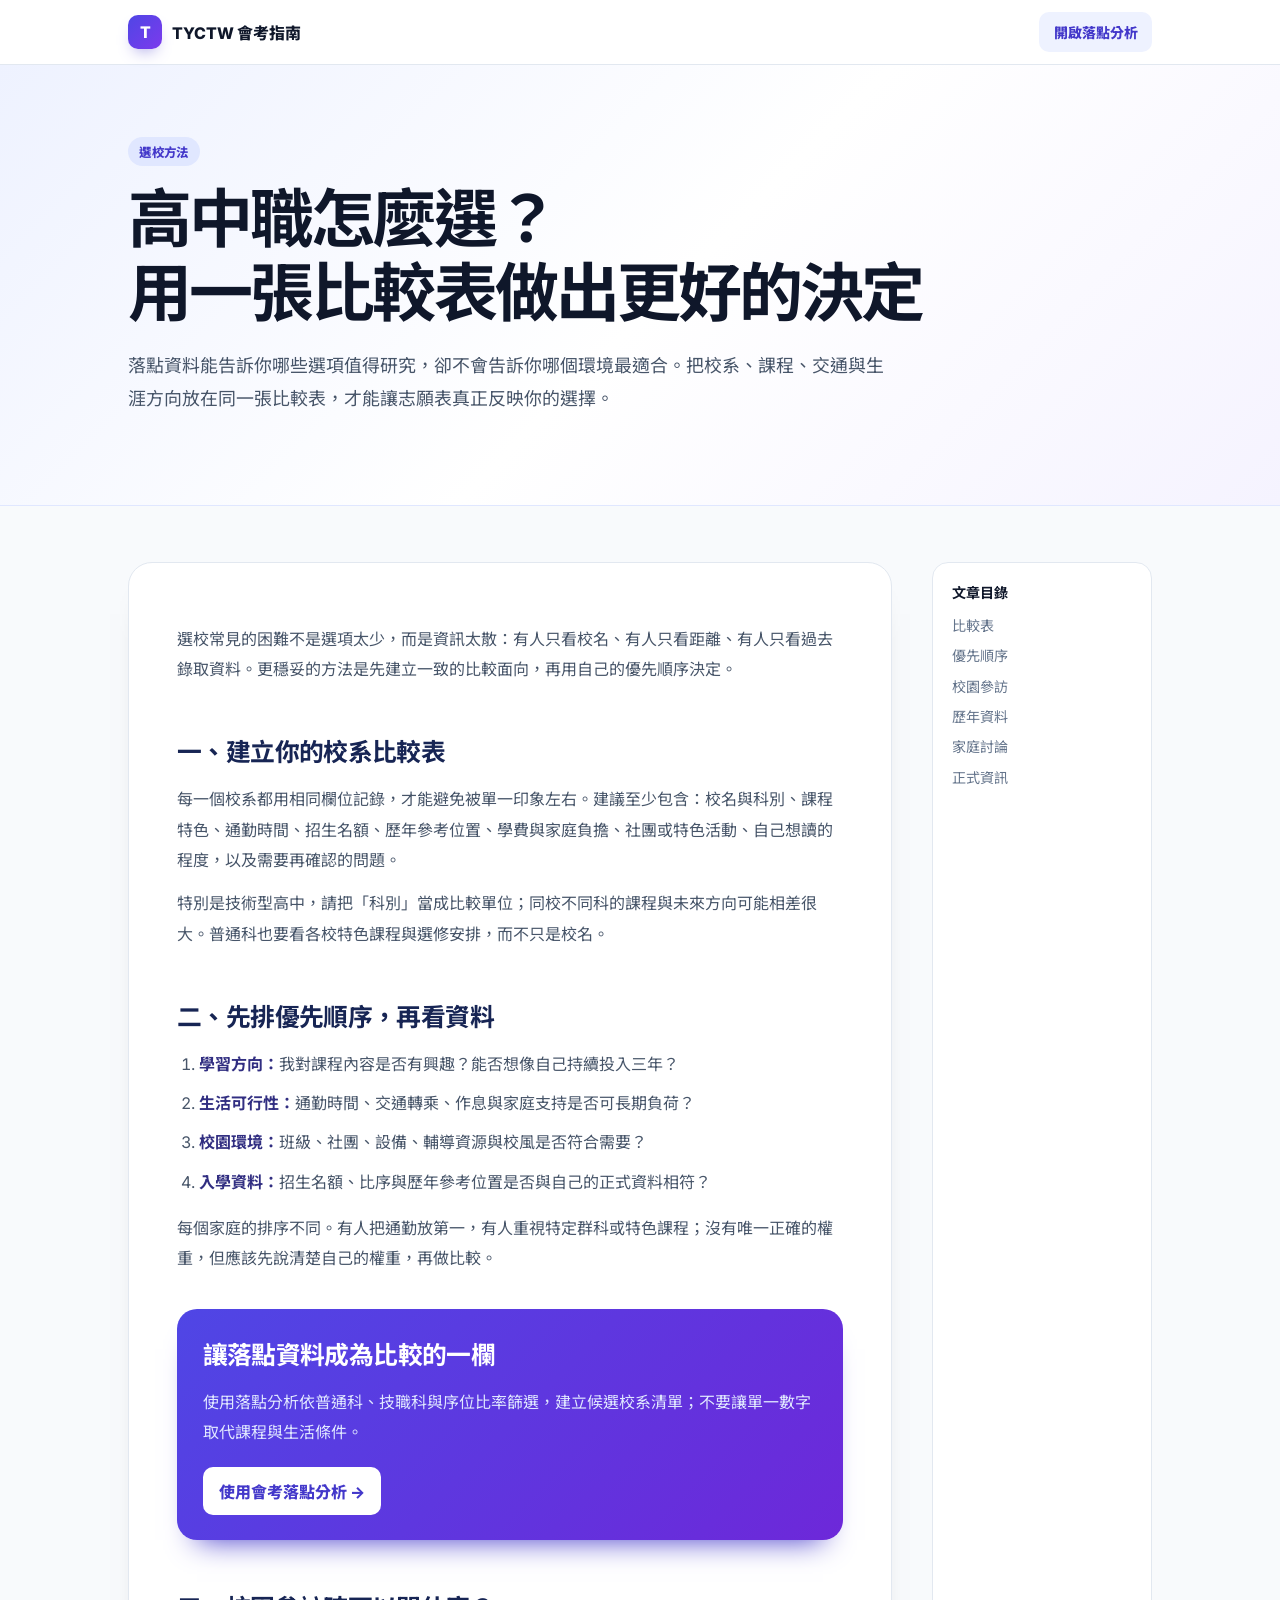
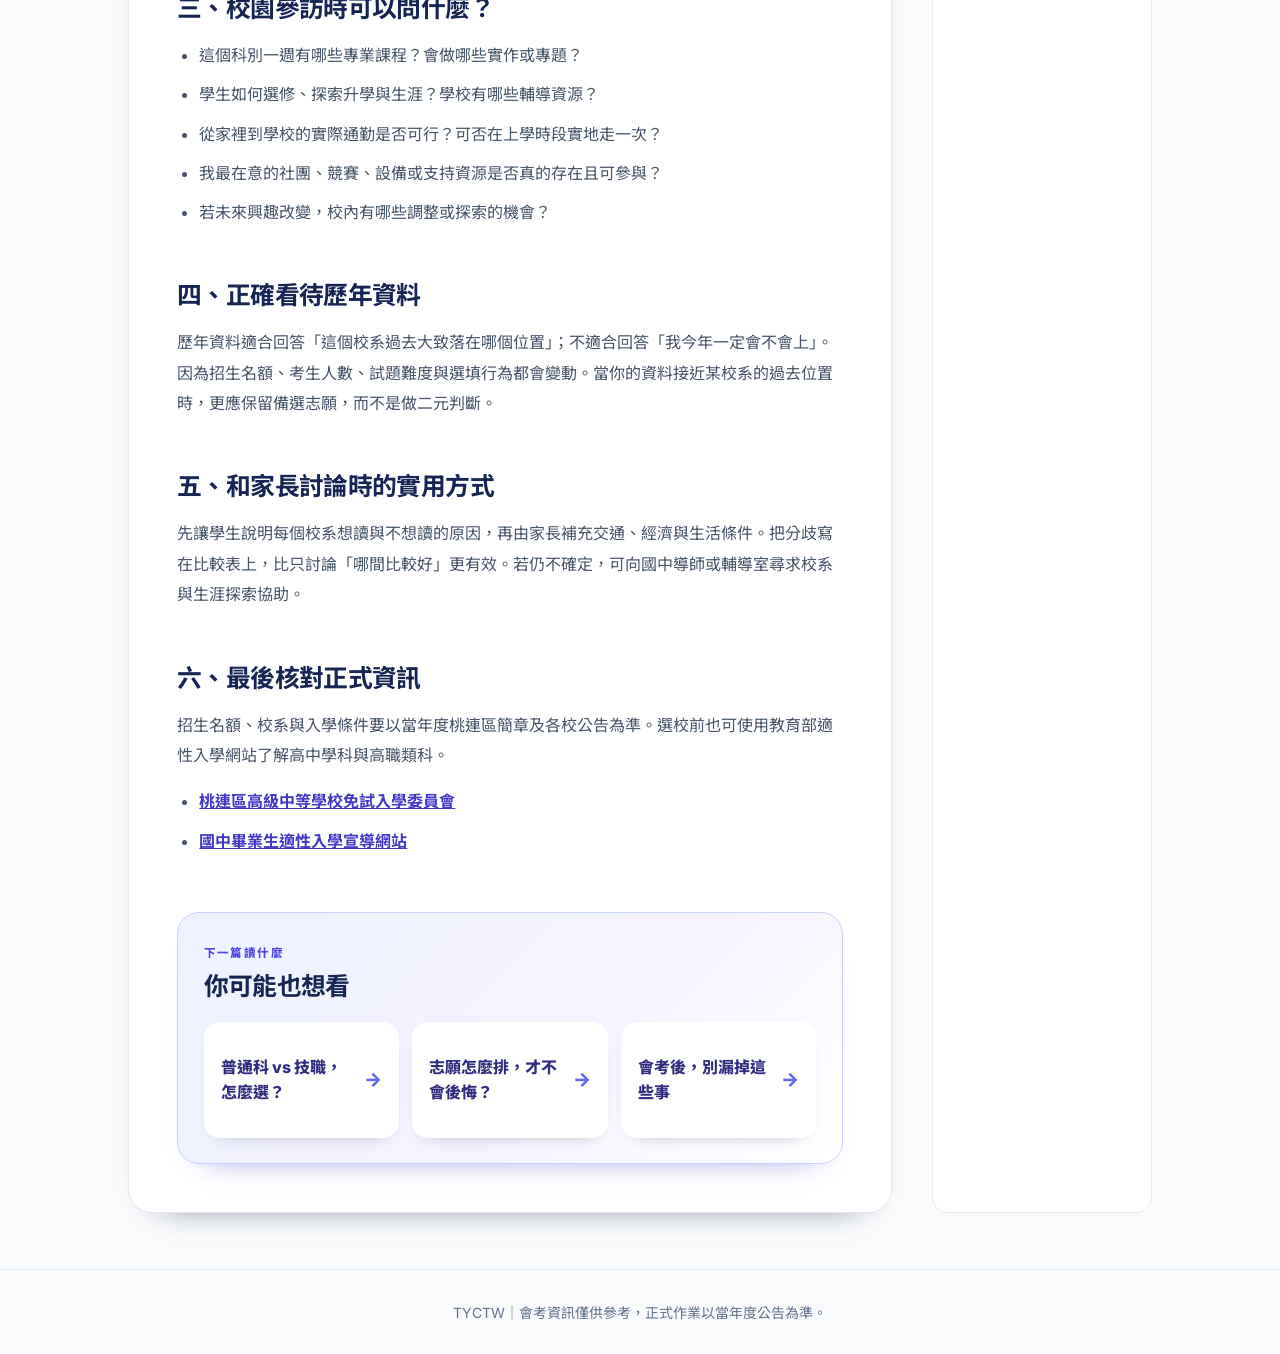
<file: school-comparison-guide.html>
<!doctype html>
<html lang="zh-TW">
<head>
<meta charset="utf-8">
<meta name="viewport" content="width=device-width,initial-scale=1">
<meta name="description" content="高中職怎麼比較？提供桃連區會考選校的課程、交通、校系、資料判讀與家庭討論完整清單。">
<meta name="robots" content="index,follow">
<title>高中職怎麼選？桃連區校系比較與選校清單｜TYCTW</title>
<link rel="stylesheet" href="article-styles.css">
<link rel="preconnect" href="https://fonts.googleapis.com">
<link href="https://fonts.googleapis.com/css2?family=Inter:wght@400;600;700;800&family=Noto+Sans+TC:wght@400;500;700;800&display=swap" rel="stylesheet">
</head>
<body>
<header class="topbar">
<div class="topbar-inner">
<a class="brand" href="index.html">
<span class="brand-mark">T</span>TYCTW 會考指南</a>
<a class="tool-link" href="index.html">開啟落點分析</a>
</div>
</header>
<section class="hero">
<div class="page-width">
<span class="eyebrow">選校方法</span>
<h1>高中職怎麼選？<br>用一張比較表做出更好的決定</h1>
<p class="lead">落點資料能告訴你哪些選項值得研究，卻不會告訴你哪個環境最適合。把校系、課程、交通與生涯方向放在同一張比較表，才能讓志願表真正反映你的選擇。</p>
</div>
</section>
<main class="page-width layout">
<article class="article">
<p>選校常見的困難不是選項太少，而是資訊太散：有人只看校名、有人只看距離、有人只看過去錄取資料。更穩妥的方法是先建立一致的比較面向，再用自己的優先順序決定。</p>
<h2 id="matrix">一、建立你的校系比較表</h2>
<p>每一個校系都用相同欄位記錄，才能避免被單一印象左右。建議至少包含：校名與科別、課程特色、通勤時間、招生名額、歷年參考位置、學費與家庭負擔、社團或特色活動、自己想讀的程度，以及需要再確認的問題。</p>
<p>特別是技術型高中，請把「科別」當成比較單位；同校不同科的課程與未來方向可能相差很大。普通科也要看各校特色課程與選修安排，而不只是校名。</p>
<h2 id="priority">二、先排優先順序，再看資料</h2>
<ol>
<li>
<strong>學習方向：</strong>我對課程內容是否有興趣？能否想像自己持續投入三年？</li>
<li>
<strong>生活可行性：</strong>通勤時間、交通轉乘、作息與家庭支持是否可長期負荷？</li>
<li>
<strong>校園環境：</strong>班級、社團、設備、輔導資源與校風是否符合需要？</li>
<li>
<strong>入學資料：</strong>招生名額、比序與歷年參考位置是否與自己的正式資料相符？</li>
</ol>
<p>每個家庭的排序不同。有人把通勤放第一，有人重視特定群科或特色課程；沒有唯一正確的權重，但應該先說清楚自己的權重，再做比較。</p>
<section class="cta">
<h2>讓落點資料成為比較的一欄</h2>
<p>使用落點分析依普通科、技職科與序位比率篩選，建立候選校系清單；不要讓單一數字取代課程與生活條件。</p>
<a href="index.html">使用會考落點分析 →</a>
</section>
<h2 id="visit">三、校園參訪時可以問什麼？</h2>
<ul>
<li>這個科別一週有哪些專業課程？會做哪些實作或專題？</li>
<li>學生如何選修、探索升學與生涯？學校有哪些輔導資源？</li>
<li>從家裡到學校的實際通勤是否可行？可否在上學時段實地走一次？</li>
<li>我最在意的社團、競賽、設備或支持資源是否真的存在且可參與？</li>
<li>若未來興趣改變，校內有哪些調整或探索的機會？</li>
</ul>
<h2 id="data">四、正確看待歷年資料</h2>
<p>歷年資料適合回答「這個校系過去大致落在哪個位置」；不適合回答「我今年一定會不會上」。因為招生名額、考生人數、試題難度與選填行為都會變動。當你的資料接近某校系的過去位置時，更應保留備選志願，而不是做二元判斷。</p>
<h2 id="family">五、和家長討論時的實用方式</h2>
<p>先讓學生說明每個校系想讀與不想讀的原因，再由家長補充交通、經濟與生活條件。把分歧寫在比較表上，比只討論「哪間比較好」更有效。若仍不確定，可向國中導師或輔導室尋求校系與生涯探索協助。</p>
<h2 id="official">六、最後核對正式資訊</h2>
<p>招生名額、校系與入學條件要以當年度桃連區簡章及各校公告為準。選校前也可使用教育部適性入學網站了解高中學科與高職類科。</p>
<ul class="official">
<li>
<a href="https://tyc.entry.edu.tw/" target="_blank" rel="noopener">桃連區高級中等學校免試入學委員會</a>
</li>
<li>
<a href="https://shs.k12ea.gov.tw/site/adapt-k12ea" target="_blank" rel="noopener">國中畢業生適性入學宣導網站</a>
</li>
</ul>
<section class="related-reading" aria-labelledby="related-title">
<h2 id="related-title">你可能也想看</h2>
<div class="related-links">
<a href="general-vocational-guide.html">普通科 vs 技職，怎麼選？</a>
<a href="admission-preference-guide.html">志願怎麼排，才不會後悔？</a>
<a href="admission-timeline-guide.html">會考後，別漏掉這些事</a>
</div>
</section>
</article>
<aside class="toc">
<b>文章目錄</b>
<a href="#matrix">比較表</a>
<a href="#priority">優先順序</a>
<a href="#visit">校園參訪</a>
<a href="#data">歷年資料</a>
<a href="#family">家庭討論</a>
<a href="#official">正式資訊</a>
</aside>
</main>
<footer class="footer">TYCTW｜會考資訊僅供參考，正式作業以當年度公告為準。</footer>
</body>
</html>
</file>
<file: article-styles.css>
:root { color-scheme: light; }
body { margin: 0; font-family: Inter, "Noto Sans TC", "Microsoft JhengHei", sans-serif; background: #f8fafc; color: #1e293b; }
a { color: inherit; }
.topbar { position: sticky; top: 0; z-index: 20; border-bottom: 1px solid #e2e8f0; background: rgba(255,255,255,.92); backdrop-filter: blur(12px); }
.topbar-inner, .page-width { width: min(100% - 2rem, 1024px); margin: auto; }
.topbar-inner { min-height: 64px; display: flex; align-items: center; justify-content: space-between; gap: 1rem; }
.brand { display: flex; align-items: center; gap: .6rem; font-weight: 800; text-decoration: none; color: #0f172a; }
.brand-mark { display:grid; place-items:center; width: 34px; height:34px; border-radius: 10px; color:#fff; background:linear-gradient(135deg,#4f46e5,#7c3aed); box-shadow: 0 8px 18px -10px #4338ca; }
.tool-link { border-radius: 10px; padding: .65rem .9rem; background: #eef2ff; color: #4338ca; text-decoration:none; font-size:.875rem; font-weight:800; }
.hero { padding: 4.5rem 0; background: linear-gradient(135deg,#eef2ff,#fff 52%,#f5f3ff); border-bottom:1px solid #e0e7ff; }
.eyebrow { display:inline-block; padding:.35rem .7rem; border-radius:99px; background:#e0e7ff; color:#4338ca; font-weight:800; font-size:.78rem; letter-spacing:.03em; }
h1 { max-width: 800px; margin: 1rem 0; font-size: clamp(2.25rem,6vw,4rem); line-height:1.16; letter-spacing:-.045em; color:#0f172a; }
.lead { max-width: 760px; font-size:1.12rem; line-height:1.85; color:#475569; }
.layout { display:grid; grid-template-columns:minmax(0,1fr) 220px; gap:2.5rem; padding:3.5rem 0; }
.article { padding: clamp(1.35rem,4vw,3rem); border:1px solid #e2e8f0; border-radius: 24px; background:#fff; box-shadow:0 18px 35px -34px #0f172a; }
.article h2 { margin:3rem 0 1rem; font-size:1.55rem; color:#172554; letter-spacing:-.025em; }
.article h3 { margin:1.6rem 0 .5rem; font-size:1.1rem; color:#1e293b; }
.article p,.article li { color:#475569; line-height:1.9; }
.article p { margin: .8rem 0; }
.article ul,.article ol { padding-left:1.4rem; }
.article li+li { margin-top:.55rem; }
.article strong { color:#312e81; }
.note { margin:1.5rem 0; padding:1.15rem 1.25rem; border:1px solid #fde68a; border-radius:16px; background:#fffbeb; color:#78350f; }
.note p { color:#78350f; }
.cta { margin:2.2rem 0; padding:1.6rem; border-radius:20px; background:linear-gradient(135deg,#4f46e5,#6d28d9); color:#fff; box-shadow:0 20px 28px -20px #4338ca; }
.cta h2,.cta p { color:#fff; margin-top:0; }
.cta p { color:#e0e7ff; }
.cta a { display:inline-block; margin-top:.4rem; padding:.75rem 1rem; border-radius:10px; background:#fff; color:#4338ca; font-weight:800; text-decoration:none; }
.related-reading { margin-top: 3.5rem; padding: 1.6rem; border: 1px solid #c7d2fe; border-radius: 22px; background: linear-gradient(135deg, #eef2ff, #f5f3ff 58%, #ffffff); box-shadow: 0 18px 30px -28px rgba(67, 56, 202, .72); }
.related-reading h2 { margin: .35rem 0 0; color: #172554; }
.related-reading h2::before { content: "下一篇讀什麼"; display: block; margin-bottom: .35rem; color: #4f46e5; font-size: .72rem; font-weight: 800; letter-spacing: .12em; text-transform: uppercase; }
.related-links { display:grid; grid-template-columns:repeat(3,minmax(0,1fr)); gap:.85rem; margin-top:1.25rem; }
.related-links a { position: relative; display:flex; align-items:center; min-height:82px; padding:1rem 2.6rem 1rem 1rem; border:1px solid rgba(255,255,255,.9); border-radius:16px; background:#ffffff; color:#312e81; box-shadow:0 8px 18px -16px rgba(30, 41, 59, .6); font-weight:800; line-height:1.55; text-decoration:none; transition:transform .2s ease, border-color .2s ease, box-shadow .2s ease, background .2s ease; }
.related-links a::after { content:"→"; position:absolute; right:1rem; color:#6366f1; font-size:1.2rem; transition:transform .2s ease; }
.related-links a:hover { transform:translateY(-3px); border-color:#818cf8; background:#f8faff; box-shadow:0 16px 24px -18px rgba(67, 56, 202, .65); }
.related-links a:hover::after { transform:translateX(4px); }
.toc { position:sticky; top:88px; padding:1.2rem; border:1px solid #e2e8f0; border-radius:16px; background:#fff; font-size:.88rem; }
.toc b { display:block; margin-bottom:.8rem; color:#0f172a; }
.toc a { display:block; margin:.65rem 0; color:#64748b; text-decoration:none; }
.toc a:hover,.official a { color:#4338ca; }
.official a { font-weight:700; }
.footer { border-top:1px solid #e2e8f0; padding:2rem; text-align:center; color:#64748b; font-size:.875rem; }
@media (max-width: 800px) { .layout { grid-template-columns:1fr; padding:2rem 0; } .toc { display:none; } .hero { padding:3rem 0; } }
@media (max-width: 560px) { .related-links { grid-template-columns:1fr; } }
</file>
